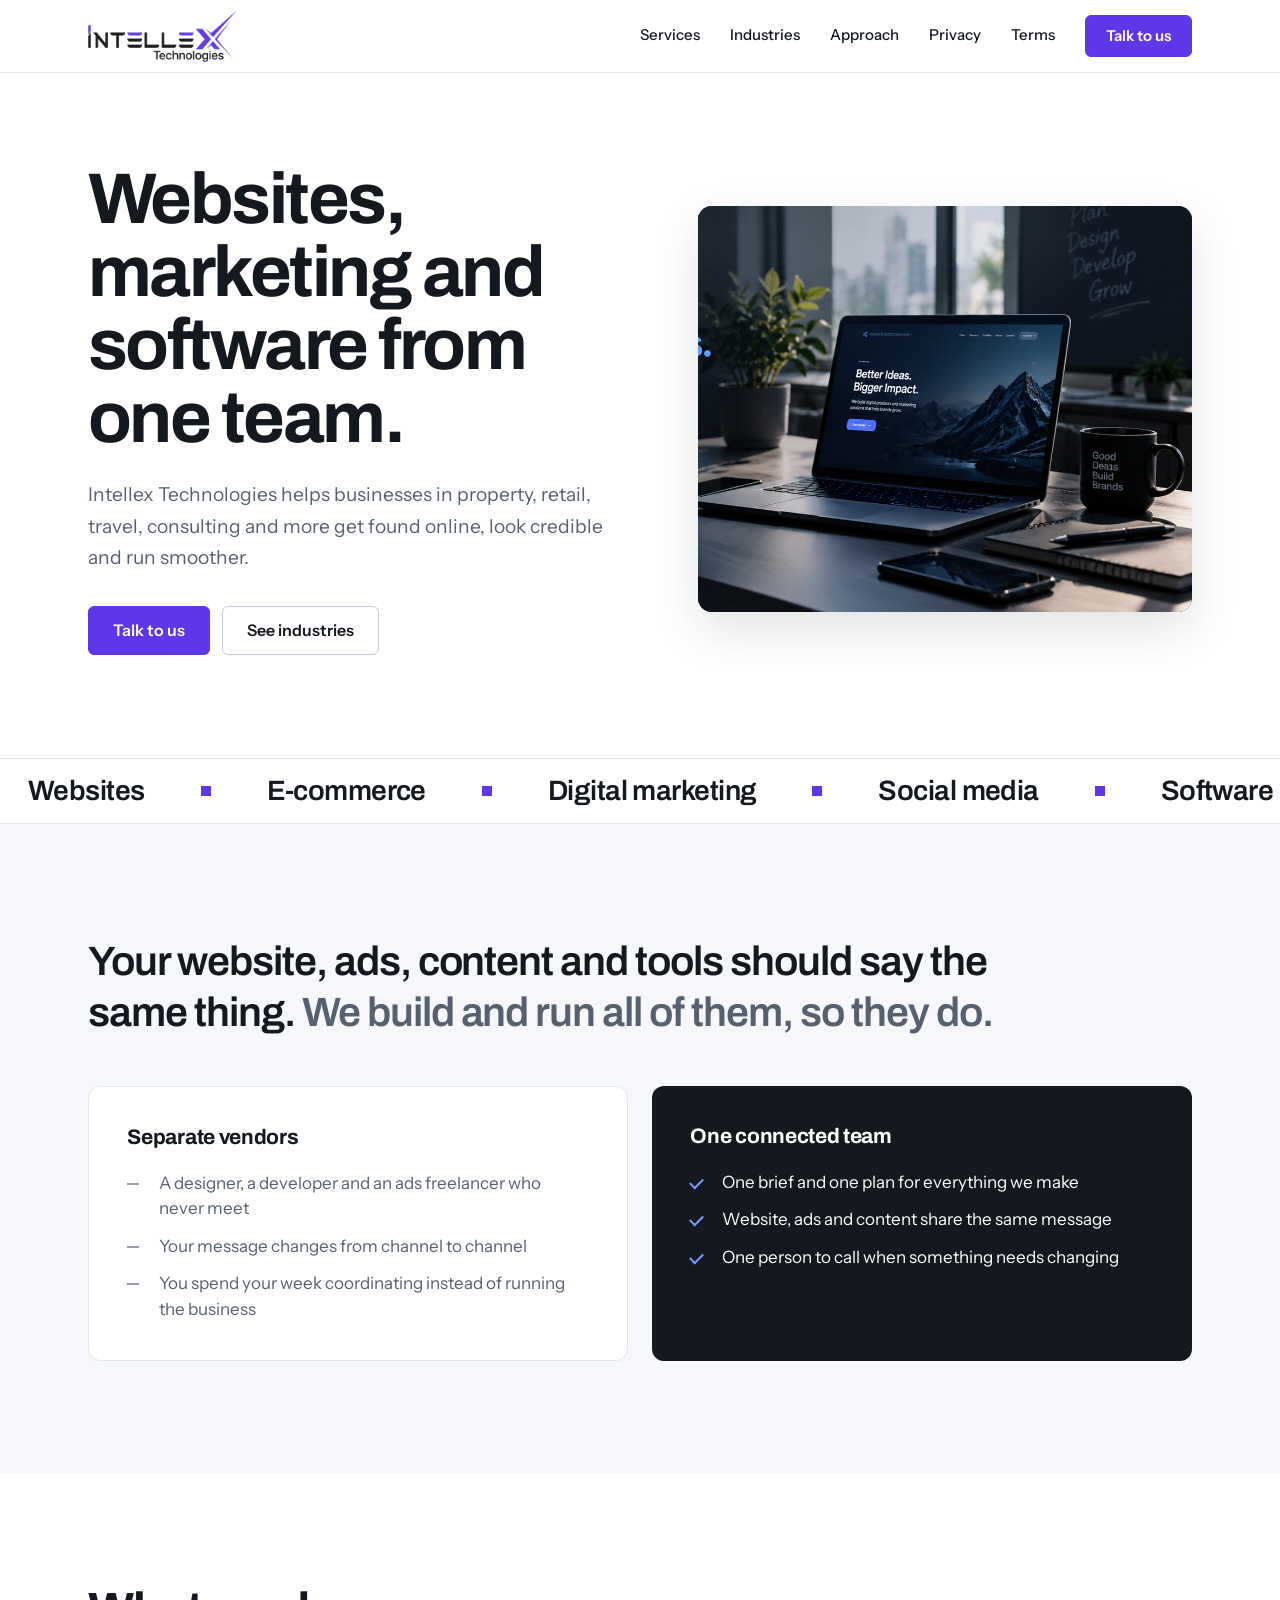
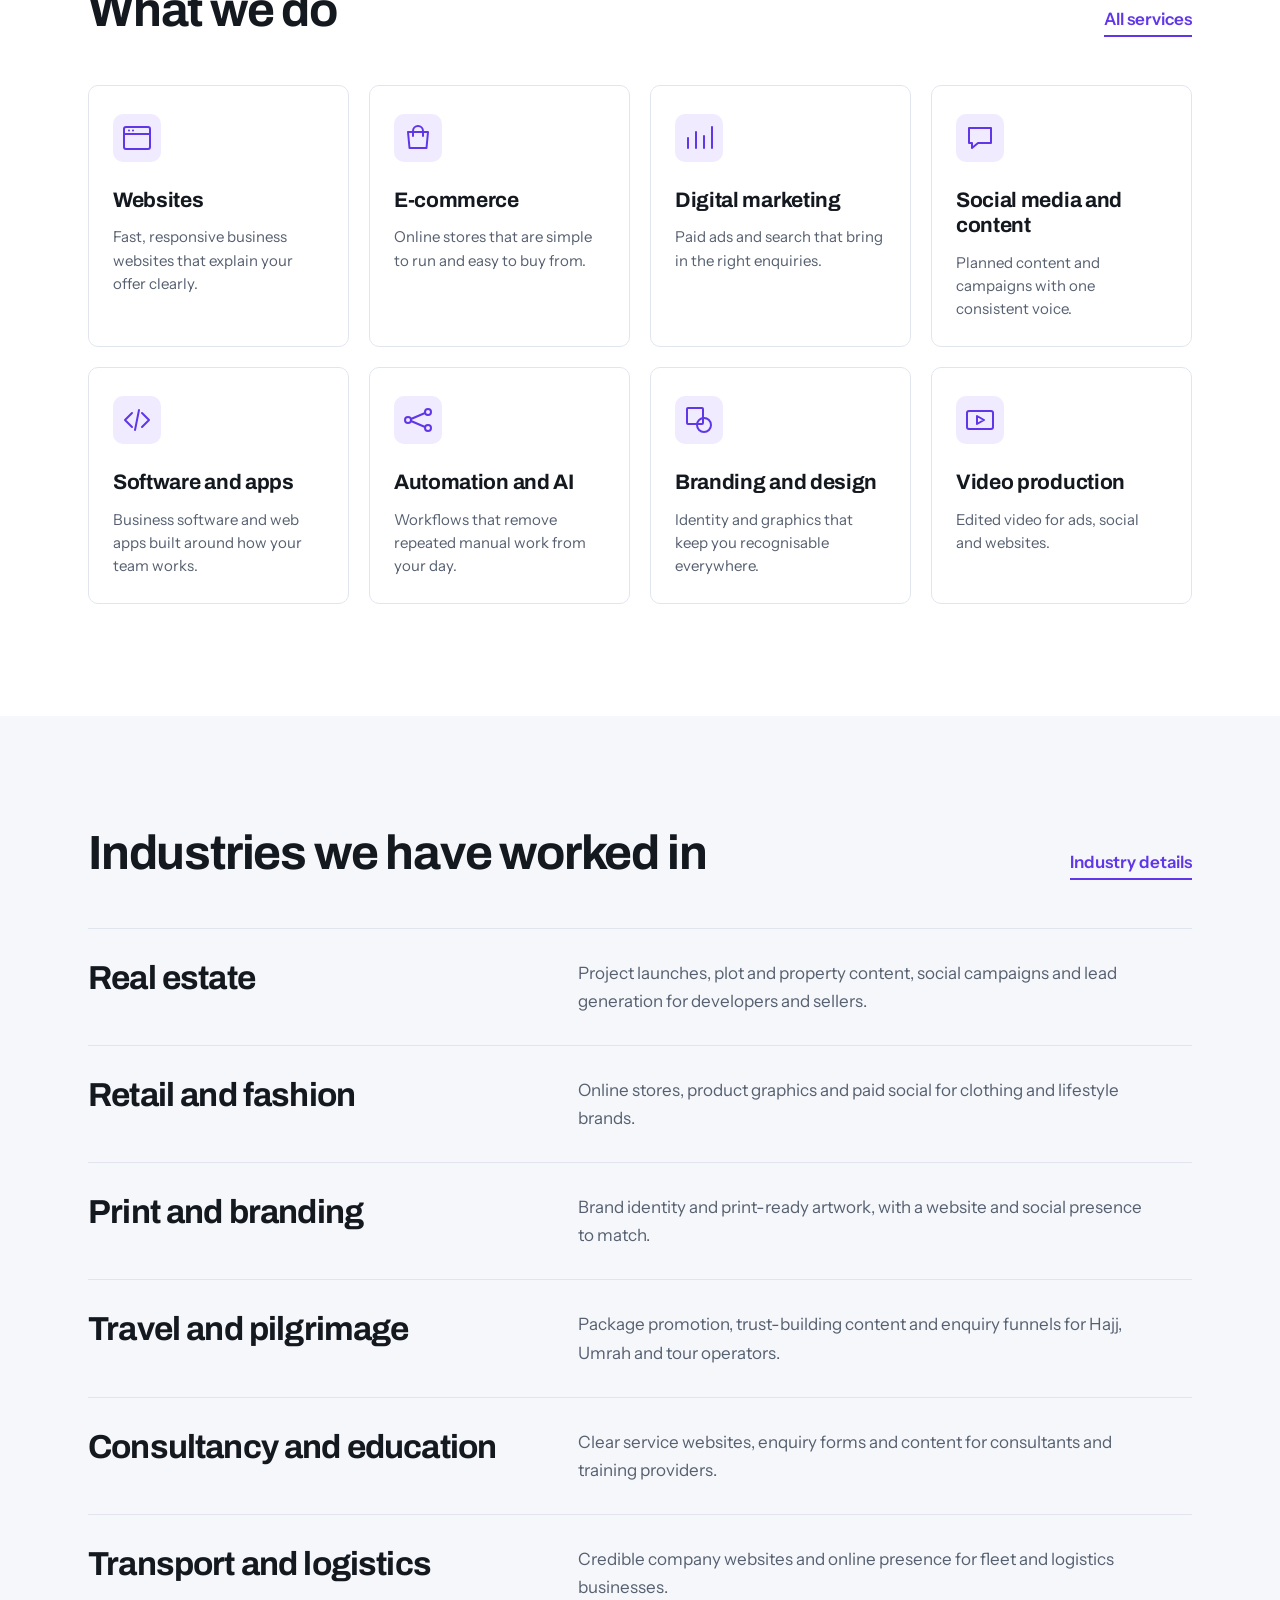
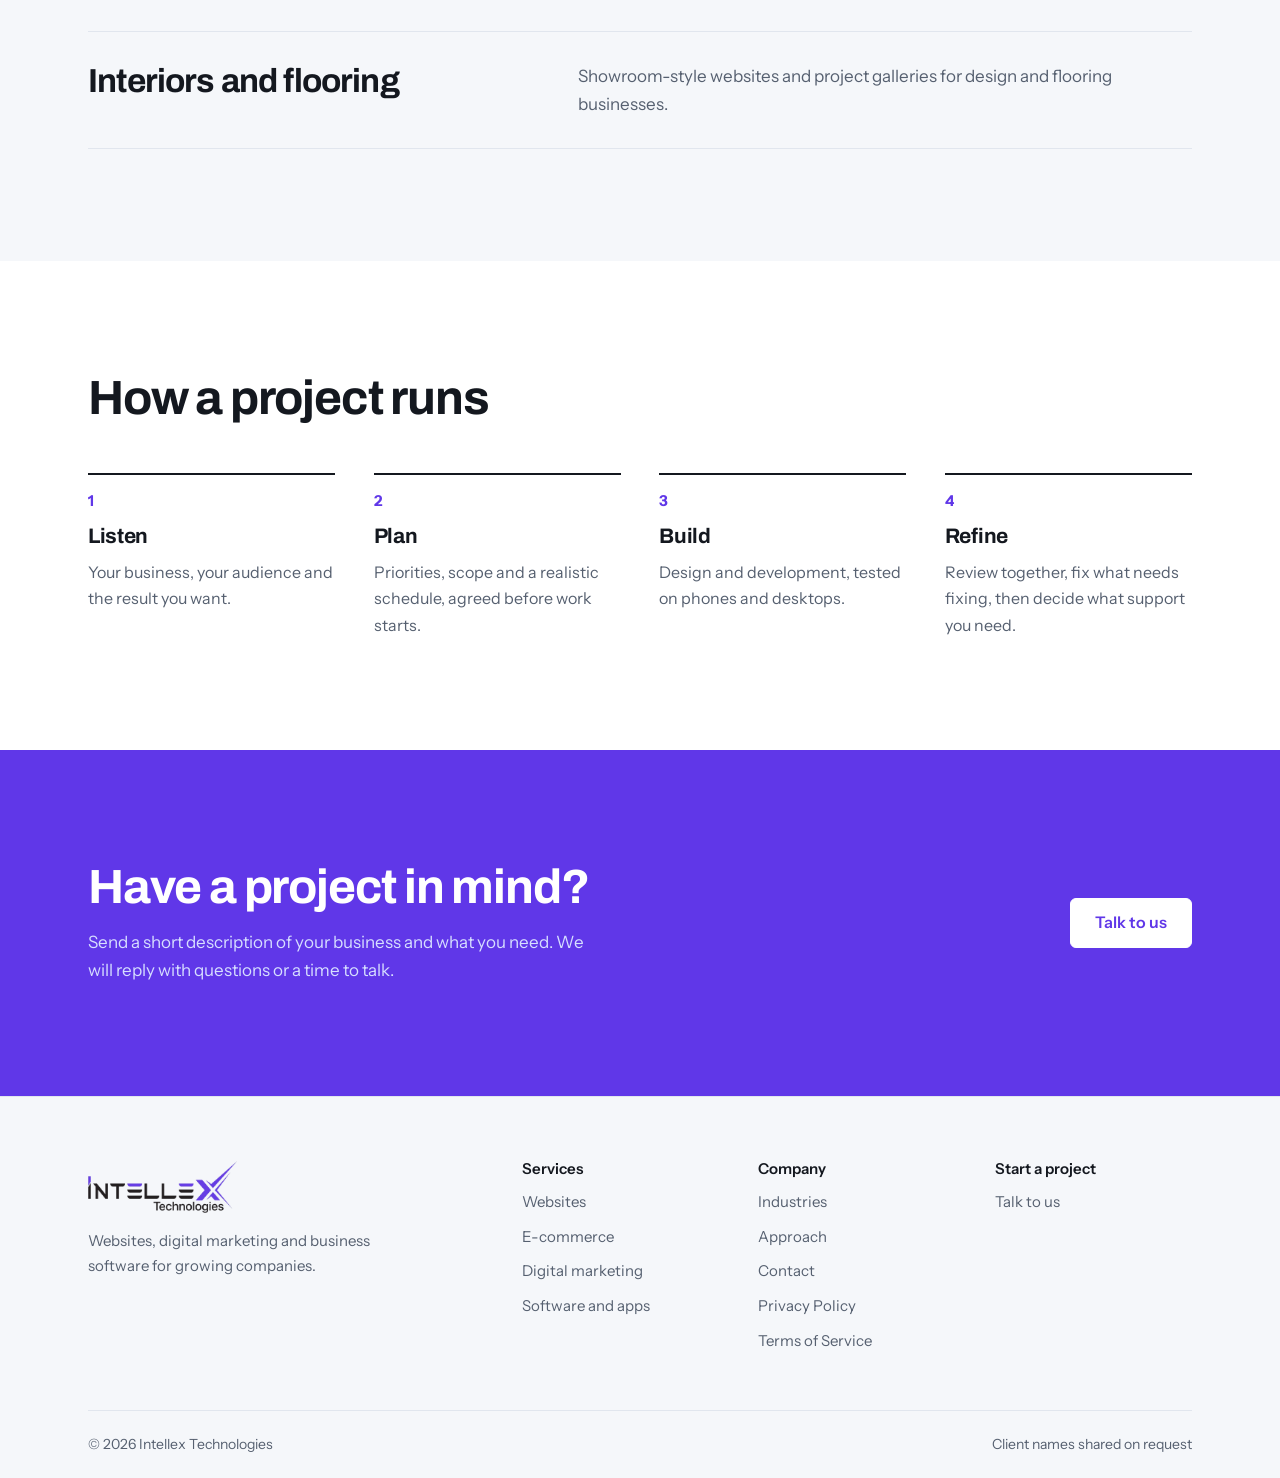
<file: index.html>
<!doctype html>
<html lang="en"><head><meta charset="utf-8"><meta name="viewport" content="width=device-width,initial-scale=1">
<meta name="description" content="Intellex Technologies builds websites, runs digital marketing and creates business software for companies across property, retail, travel, consulting and more.">
<title>Intellex Technologies | Websites, marketing and software</title>
<link rel="preload" href="assets/fonts/archivo.woff2" as="font" type="font/woff2" crossorigin>
<script>document.documentElement.classList.add("js")</script>
<link rel="stylesheet" href="assets/style.css"></head><body>
<div id="prog" aria-hidden="true"></div>
<header class="site-header"><div class="wrap bar">
<a class="brand" href="index.html" aria-label="Intellex Technologies, home"><img class="brand-logo" src="assets/intellex-logo.png" alt="Intellex Technologies"></a>
<button class="menu-toggle" aria-label="Open navigation" aria-expanded="false">Menu</button>
<nav class="nav" aria-label="Main"><a href="services.html">Services</a><a href="industries.html">Industries</a><a href="approach.html">Approach</a><a href="privacy-policy.html">Privacy</a><a href="terms-of-service.html">Terms</a><a class="btn" href="contact.html">Talk to us</a></nav></div></header>
<main>
<section class="hero"><div class="wrap"><div>
<h1 class="h-in" style="--d:.05s">Websites, marketing and software from one team.</h1>
<p class="lead h-in" style="--d:.2s">Intellex Technologies helps businesses in property, retail, travel, consulting and more get found online, look credible and run smoother.</p>
<div class="actions h-in" style="--d:.35s"><a class="btn" href="contact.html">Talk to us</a><a class="btn ghost" href="industries.html">See industries</a></div></div>
<div class="hero-art h-in" style="--d:.25s"><img src="assets/hero-workspace.jpg" alt="Laptop displaying a modern business website on a professional workspace" loading="eager" fetchpriority="high"></div></div></section>

<div class="marquee" aria-hidden="true"><div class="track"><span>Websites</span><span>E-commerce</span><span>Digital marketing</span><span>Social media</span><span>Software and apps</span><span>Automation</span><span>Branding</span><span>Video production</span><span>Websites</span><span>E-commerce</span><span>Digital marketing</span><span>Social media</span><span>Software and apps</span><span>Automation</span><span>Branding</span><span>Video production</span></div></div>
<section class="section soft"><div class="wrap"><p class="statement" data-reveal>Your website, ads, content and tools should say the same thing. <em>We build and run all of them, so they do.</em></p>
<div class="shift" data-reveal><div class="old"><h3>Separate vendors</h3><ul><li>A designer, a developer and an ads freelancer who never meet</li><li>Your message changes from channel to channel</li><li>You spend your week coordinating instead of running the business</li></ul></div>
<div class="new"><h3>One connected team</h3><ul><li>One brief and one plan for everything we make</li><li>Website, ads and content share the same message</li><li>One person to call when something needs changing</li></ul></div></div></div></section>

<section class="section"><div class="wrap"><div class="sh" data-reveal><h2>What we do</h2><a class="link" href="services.html">All services</a></div>
<div class="cards">
<a class="card" data-reveal style="--i:0" href="services.html"><svg viewBox="0 0 32 32" fill="none" stroke="currentColor" stroke-width="2" stroke-linecap="round" stroke-linejoin="round" aria-hidden="true"><rect x="3" y="5" width="26" height="22" rx="2"/><path d="M3 12h26M8 8.5h.01M12 8.5h.01"/></svg><h3>Websites</h3><p>Fast, responsive business websites that explain your offer clearly.</p></a>
<a class="card" data-reveal style="--i:1" href="services.html"><svg viewBox="0 0 32 32" fill="none" stroke="currentColor" stroke-width="2" stroke-linecap="round" stroke-linejoin="round" aria-hidden="true"><path d="M6 10h20l-1.5 16h-17z"/><path d="M11 14V9a5 5 0 0 1 10 0v5"/></svg><h3>E-commerce</h3><p>Online stores that are simple to run and easy to buy from.</p></a>
<a class="card" data-reveal style="--i:2" href="services.html"><svg viewBox="0 0 32 32" fill="none" stroke="currentColor" stroke-width="2" stroke-linecap="round" stroke-linejoin="round" aria-hidden="true"><path d="M5 26V16M13 26V10M21 26V14M29 26V5"/></svg><h3>Digital marketing</h3><p>Paid ads and search that bring in the right enquiries.</p></a>
<a class="card" data-reveal style="--i:3" href="services.html"><svg viewBox="0 0 32 32" fill="none" stroke="currentColor" stroke-width="2" stroke-linecap="round" stroke-linejoin="round" aria-hidden="true"><path d="M5 6h22v15H14l-6 5v-5H5z"/></svg><h3>Social media and content</h3><p>Planned content and campaigns with one consistent voice.</p></a>
<a class="card" data-reveal style="--i:0" href="services.html"><svg viewBox="0 0 32 32" fill="none" stroke="currentColor" stroke-width="2" stroke-linecap="round" stroke-linejoin="round" aria-hidden="true"><path d="M11 9l-7 7 7 7M21 9l7 7-7 7M18 6l-4 20"/></svg><h3>Software and apps</h3><p>Business software and web apps built around how your team works.</p></a>
<a class="card" data-reveal style="--i:1" href="services.html"><svg viewBox="0 0 32 32" fill="none" stroke="currentColor" stroke-width="2" stroke-linecap="round" stroke-linejoin="round" aria-hidden="true"><circle cx="6" cy="16" r="3"/><circle cx="26" cy="8" r="3"/><circle cx="26" cy="24" r="3"/><path d="M9 15l14-6M9 17l14 6"/></svg><h3>Automation and AI</h3><p>Workflows that remove repeated manual work from your day.</p></a>
<a class="card" data-reveal style="--i:2" href="services.html"><svg viewBox="0 0 32 32" fill="none" stroke="currentColor" stroke-width="2" stroke-linecap="round" stroke-linejoin="round" aria-hidden="true"><rect x="4" y="4" width="16" height="16" rx="1"/><circle cx="21" cy="21" r="7"/></svg><h3>Branding and design</h3><p>Identity and graphics that keep you recognisable everywhere.</p></a>
<a class="card" data-reveal style="--i:3" href="services.html"><svg viewBox="0 0 32 32" fill="none" stroke="currentColor" stroke-width="2" stroke-linecap="round" stroke-linejoin="round" aria-hidden="true"><rect x="3" y="7" width="26" height="18" rx="2"/><path d="M13 12l7 4-7 4z"/></svg><h3>Video production</h3><p>Edited video for ads, social and websites.</p></a>
</div></div></section>

<section class="section soft"><div class="wrap"><div class="sh" data-reveal><h2>Industries we have worked in</h2><a class="link" href="industries.html">Industry details</a></div>
<div class="list">
<a data-reveal href="industries.html"><h3>Real estate</h3><p>Project launches, plot and property content, social campaigns and lead generation for developers and sellers.</p></a>
<a data-reveal href="industries.html"><h3>Retail and fashion</h3><p>Online stores, product graphics and paid social for clothing and lifestyle brands.</p></a>
<a data-reveal href="industries.html"><h3>Print and branding</h3><p>Brand identity and print-ready artwork, with a website and social presence to match.</p></a>
<a data-reveal href="industries.html"><h3>Travel and pilgrimage</h3><p>Package promotion, trust-building content and enquiry funnels for Hajj, Umrah and tour operators.</p></a>
<a data-reveal href="industries.html"><h3>Consultancy and education</h3><p>Clear service websites, enquiry forms and content for consultants and training providers.</p></a>
<a data-reveal href="industries.html"><h3>Transport and logistics</h3><p>Credible company websites and online presence for fleet and logistics businesses.</p></a>
<a data-reveal href="industries.html"><h3>Interiors and flooring</h3><p>Showroom-style websites and project galleries for design and flooring businesses.</p></a>
</div></div></section>

<section class="section"><div class="wrap"><div class="sh" data-reveal><h2>How a project runs</h2></div>
<div class="steps">
<div class="step" data-reveal><b>1</b><h3>Listen</h3><p>Your business, your audience and the result you want.</p></div>
<div class="step" data-reveal><b>2</b><h3>Plan</h3><p>Priorities, scope and a realistic schedule, agreed before work starts.</p></div>
<div class="step" data-reveal><b>3</b><h3>Build</h3><p>Design and development, tested on phones and desktops.</p></div>
<div class="step" data-reveal><b>4</b><h3>Refine</h3><p>Review together, fix what needs fixing, then decide what support you need.</p></div>
</div></div></section>
<section class="section cta"><div class="wrap" data-reveal><div><h2>Have a project in mind?</h2><p>Send a short description of your business and what you need. We will reply with questions or a time to talk.</p></div><a class="btn white" href="contact.html">Talk to us</a></div></section>
</main>
<footer class="footer"><div class="wrap"><div class="fgrid">
<div><a class="brand" href="index.html"><img class="brand-logo" src="assets/intellex-logo.png" alt="Intellex Technologies"></a><p class="about">Websites, digital marketing and business software for growing companies.</p></div>
<div><h4>Services</h4><ul><li><a href="services.html">Websites</a></li><li><a href="services.html">E-commerce</a></li><li><a href="services.html">Digital marketing</a></li><li><a href="services.html">Software and apps</a></li></ul></div>
<div><h4>Company</h4><ul><li><a href="industries.html">Industries</a></li><li><a href="approach.html">Approach</a></li><li><a href="contact.html">Contact</a></li><li><a href="privacy-policy.html">Privacy Policy</a></li><li><a href="terms-of-service.html">Terms of Service</a></li></ul></div>
<div><h4>Start a project</h4><ul><li><a href="contact.html">Talk to us</a></li></ul></div>
</div><div class="fbottom"><span>© <span data-year></span> Intellex Technologies</span><span>Client names shared on request</span></div></div></footer>
<script src="assets/main.js"></script></body></html>
</file>
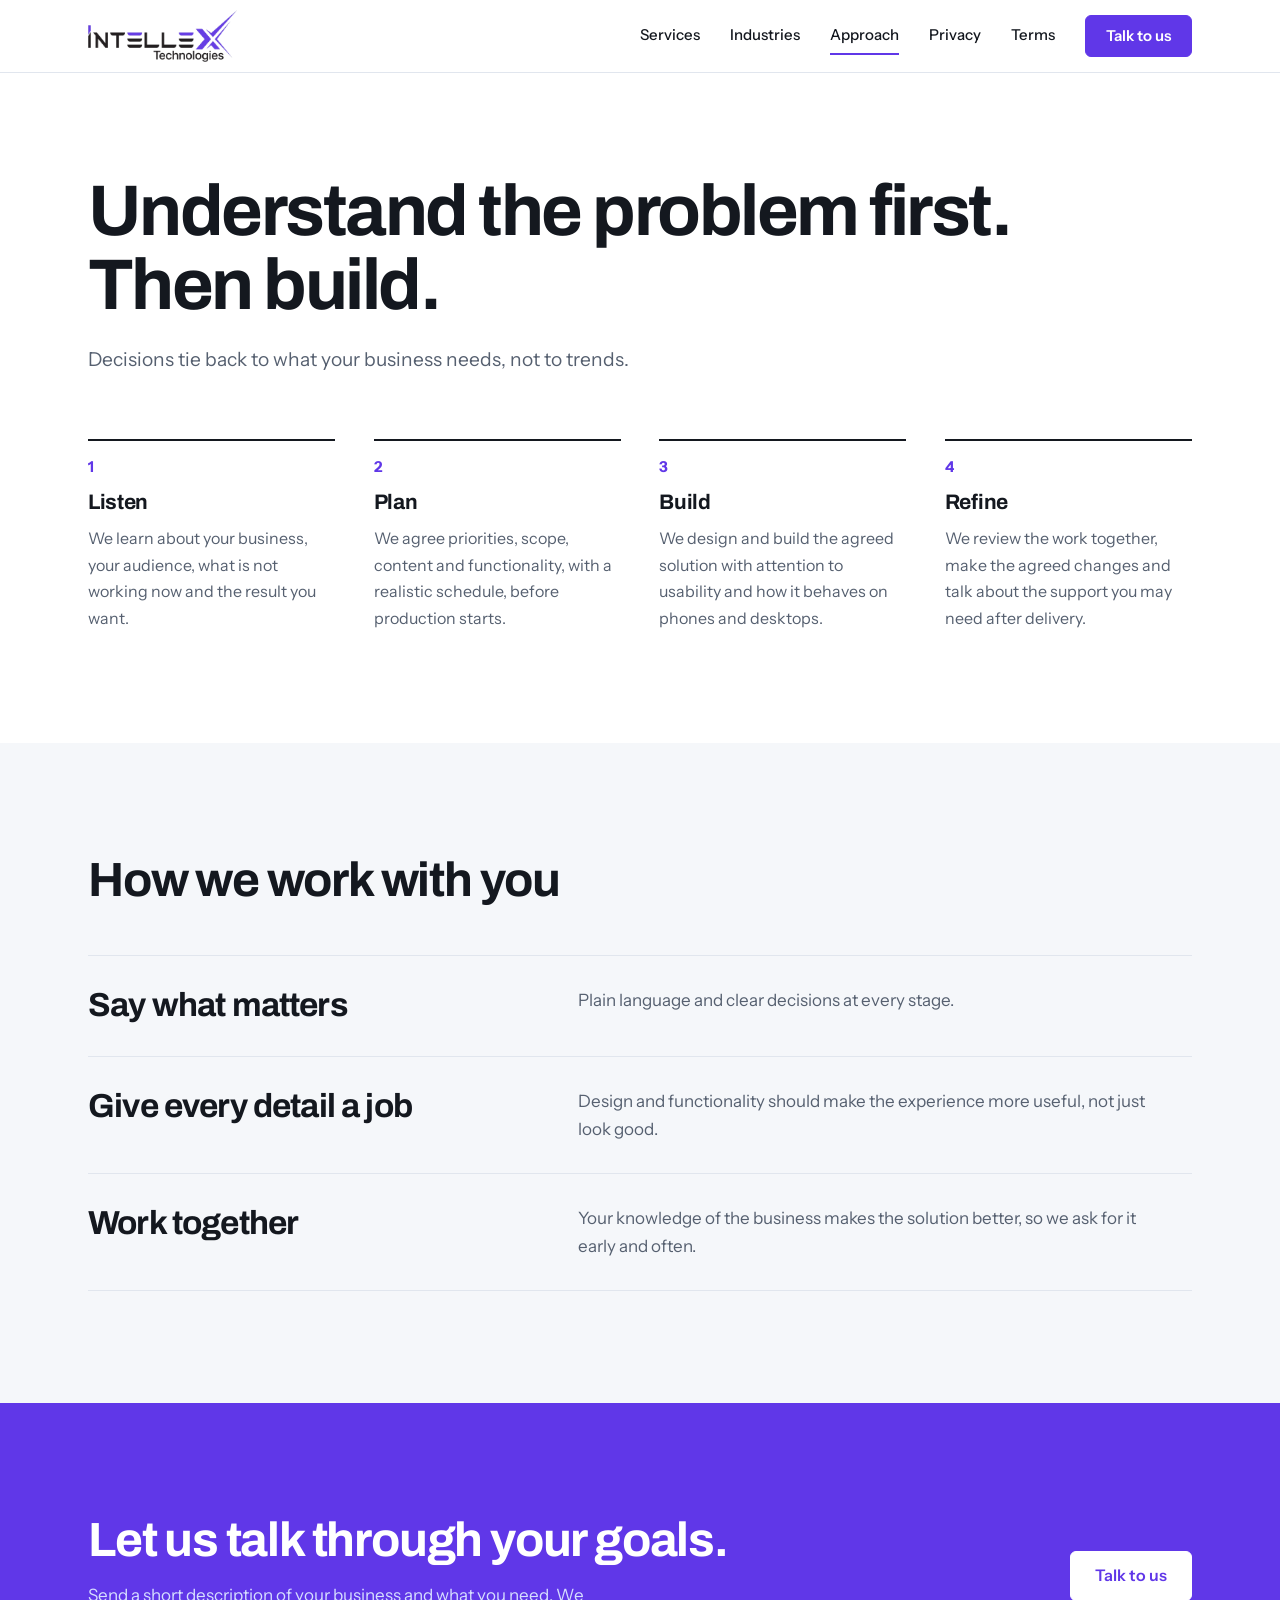
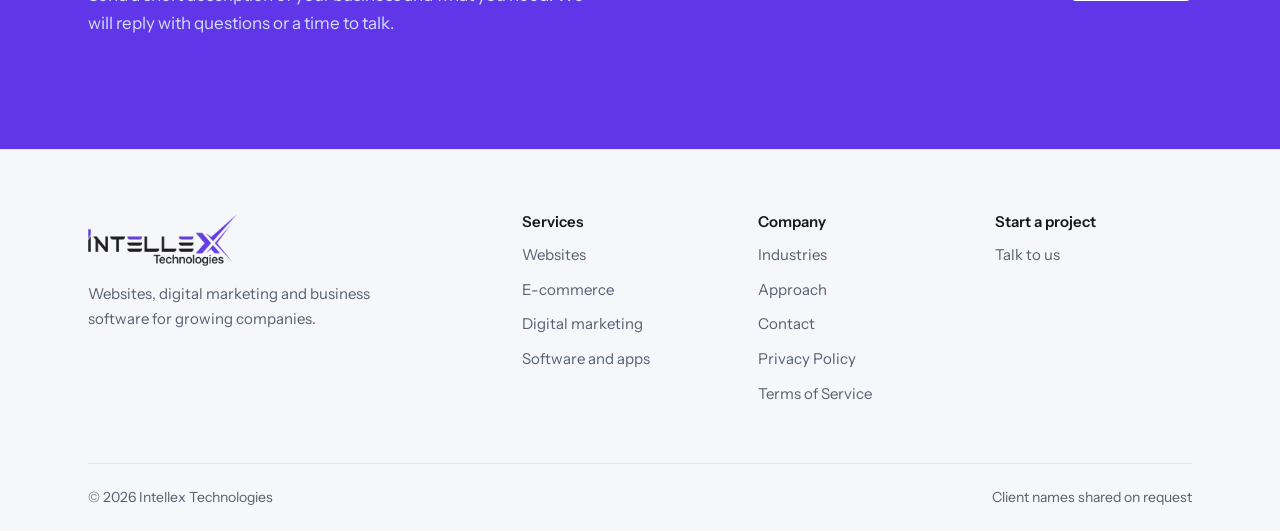
<file: approach.html>
<!doctype html>
<html lang="en"><head><meta charset="utf-8"><meta name="viewport" content="width=device-width,initial-scale=1">
<meta name="description" content="Intellex Technologies builds websites, runs digital marketing and creates business software for companies across property, retail, travel, consulting and more.">
<title>Approach | Intellex Technologies</title>
<link rel="preload" href="assets/fonts/archivo.woff2" as="font" type="font/woff2" crossorigin>
<script>document.documentElement.classList.add("js")</script>
<link rel="stylesheet" href="assets/style.css"></head><body>
<div id="prog" aria-hidden="true"></div>
<header class="site-header"><div class="wrap bar">
<a class="brand" href="index.html" aria-label="Intellex Technologies, home"><img class="brand-logo" src="assets/intellex-logo.png" alt="Intellex Technologies"></a>
<button class="menu-toggle" aria-label="Open navigation" aria-expanded="false">Menu</button>
<nav class="nav" aria-label="Main"><a href="services.html">Services</a><a href="industries.html">Industries</a><a href="approach.html" aria-current="page">Approach</a><a href="privacy-policy.html">Privacy</a><a href="terms-of-service.html">Terms</a><a class="btn" href="contact.html">Talk to us</a></nav></div></header>
<main>
<section class="page-head"><div class="wrap"><h1 class="h-in" style="--d:.05s">Understand the problem first. Then build.</h1><p class="lead">Decisions tie back to what your business needs, not to trends.</p></div></section>
<section class="section" style="padding-top:0"><div class="wrap"><div class="steps">
<div class="step" data-reveal><b>1</b><h3>Listen</h3><p>We learn about your business, your audience, what is not working now and the result you want.</p></div>
<div class="step" data-reveal><b>2</b><h3>Plan</h3><p>We agree priorities, scope, content and functionality, with a realistic schedule, before production starts.</p></div>
<div class="step" data-reveal><b>3</b><h3>Build</h3><p>We design and build the agreed solution with attention to usability and how it behaves on phones and desktops.</p></div>
<div class="step" data-reveal><b>4</b><h3>Refine</h3><p>We review the work together, make the agreed changes and talk about the support you may need after delivery.</p></div>
</div></div></section>
<section class="section soft"><div class="wrap"><div class="sh"><h2>How we work with you</h2></div><div class="list">
<article><h3>Say what matters</h3><p>Plain language and clear decisions at every stage.</p></article>
<article><h3>Give every detail a job</h3><p>Design and functionality should make the experience more useful, not just look good.</p></article>
<article><h3>Work together</h3><p>Your knowledge of the business makes the solution better, so we ask for it early and often.</p></article>
</div></div></section>
<section class="section cta"><div class="wrap" data-reveal><div><h2>Let us talk through your goals.</h2><p>Send a short description of your business and what you need. We will reply with questions or a time to talk.</p></div><a class="btn white" href="contact.html">Talk to us</a></div></section>
</main>
<footer class="footer"><div class="wrap"><div class="fgrid">
<div><a class="brand" href="index.html"><img class="brand-logo" src="assets/intellex-logo.png" alt="Intellex Technologies"></a><p class="about">Websites, digital marketing and business software for growing companies.</p></div>
<div><h4>Services</h4><ul><li><a href="services.html">Websites</a></li><li><a href="services.html">E-commerce</a></li><li><a href="services.html">Digital marketing</a></li><li><a href="services.html">Software and apps</a></li></ul></div>
<div><h4>Company</h4><ul><li><a href="industries.html">Industries</a></li><li><a href="approach.html">Approach</a></li><li><a href="contact.html">Contact</a></li><li><a href="privacy-policy.html">Privacy Policy</a></li><li><a href="terms-of-service.html">Terms of Service</a></li></ul></div>
<div><h4>Start a project</h4><ul><li><a href="contact.html">Talk to us</a></li></ul></div>
</div><div class="fbottom"><span>© <span data-year></span> Intellex Technologies</span><span>Client names shared on request</span></div></div></footer>
<script src="assets/main.js"></script></body></html>
</file>
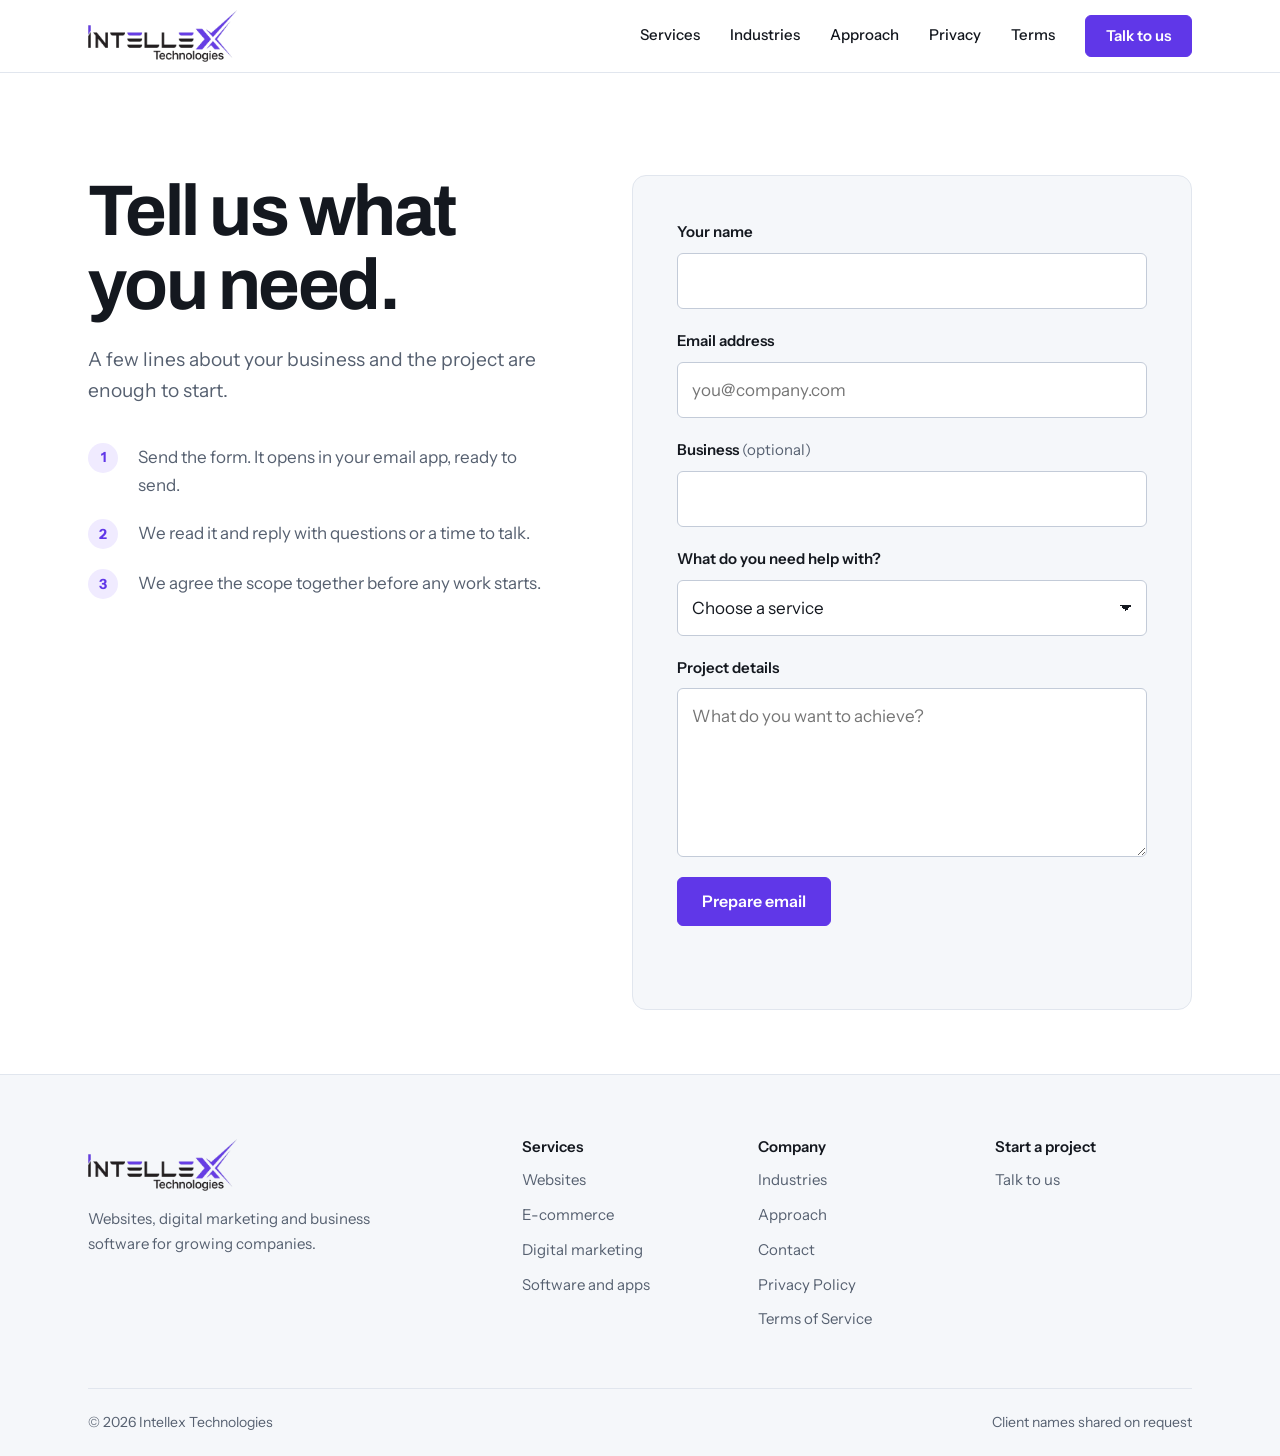
<file: contact.html>
<!doctype html>
<html lang="en"><head><meta charset="utf-8"><meta name="viewport" content="width=device-width,initial-scale=1">
<meta name="description" content="Intellex Technologies builds websites, runs digital marketing and creates business software for companies across property, retail, travel, consulting and more.">
<title>Contact | Intellex Technologies</title>
<link rel="preload" href="assets/fonts/archivo.woff2" as="font" type="font/woff2" crossorigin>
<script>document.documentElement.classList.add("js")</script>
<link rel="stylesheet" href="assets/style.css"></head><body>
<div id="prog" aria-hidden="true"></div>
<header class="site-header"><div class="wrap bar">
<a class="brand" href="index.html" aria-label="Intellex Technologies, home"><img class="brand-logo" src="assets/intellex-logo.png" alt="Intellex Technologies"></a>
<button class="menu-toggle" aria-label="Open navigation" aria-expanded="false">Menu</button>
<nav class="nav" aria-label="Main"><a href="services.html">Services</a><a href="industries.html">Industries</a><a href="approach.html">Approach</a><a href="privacy-policy.html">Privacy</a><a href="terms-of-service.html">Terms</a><a class="btn" href="contact.html">Talk to us</a></nav></div></header>
<main>
<section class="page-head"><div class="wrap contact"><div><h1>Tell us what you need.</h1><p class="lead">A few lines about your business and the project are enough to start.</p>
<ol class="next"><li><b>1</b><span>Send the form. It opens in your email app, ready to send.</span></li><li><b>2</b><span>We read it and reply with questions or a time to talk.</span></li><li><b>3</b><span>We agree the scope together before any work starts.</span></li></ol></div>
<form class="panel" id="contactForm">
<div class="field"><label for="name">Your name</label><input id="name" name="name" autocomplete="name" required></div>
<div class="field"><label for="email">Email address</label><input id="email" name="email" type="email" autocomplete="email" placeholder="you@company.com" required></div>
<div class="field"><label for="company">Business <span>(optional)</span></label><input id="company" name="company" autocomplete="organization"></div>
<div class="field"><label for="service">What do you need help with?</label><select id="service" name="service" required><option value="">Choose a service</option><option>Website or e-commerce</option><option>Digital marketing</option><option>Social media and content</option><option>Software, app or automation</option><option>Branding and design</option><option>Video production</option><option>Not sure yet</option></select></div>
<div class="field"><label for="message">Project details</label><textarea id="message" name="message" rows="5" placeholder="What do you want to achieve?" required></textarea></div>
<button class="btn" type="submit">Prepare email</button><p class="form-status" aria-live="polite"></p></form></div></section>
</main>
<footer class="footer"><div class="wrap"><div class="fgrid">
<div><a class="brand" href="index.html"><img class="brand-logo" src="assets/intellex-logo.png" alt="Intellex Technologies"></a><p class="about">Websites, digital marketing and business software for growing companies.</p></div>
<div><h4>Services</h4><ul><li><a href="services.html">Websites</a></li><li><a href="services.html">E-commerce</a></li><li><a href="services.html">Digital marketing</a></li><li><a href="services.html">Software and apps</a></li></ul></div>
<div><h4>Company</h4><ul><li><a href="industries.html">Industries</a></li><li><a href="approach.html">Approach</a></li><li><a href="contact.html">Contact</a></li><li><a href="privacy-policy.html">Privacy Policy</a></li><li><a href="terms-of-service.html">Terms of Service</a></li></ul></div>
<div><h4>Start a project</h4><ul><li><a href="contact.html">Talk to us</a></li></ul></div>
</div><div class="fbottom"><span>© <span data-year></span> Intellex Technologies</span><span>Client names shared on request</span></div></div></footer>
<script src="assets/main.js"></script></body></html>
</file>
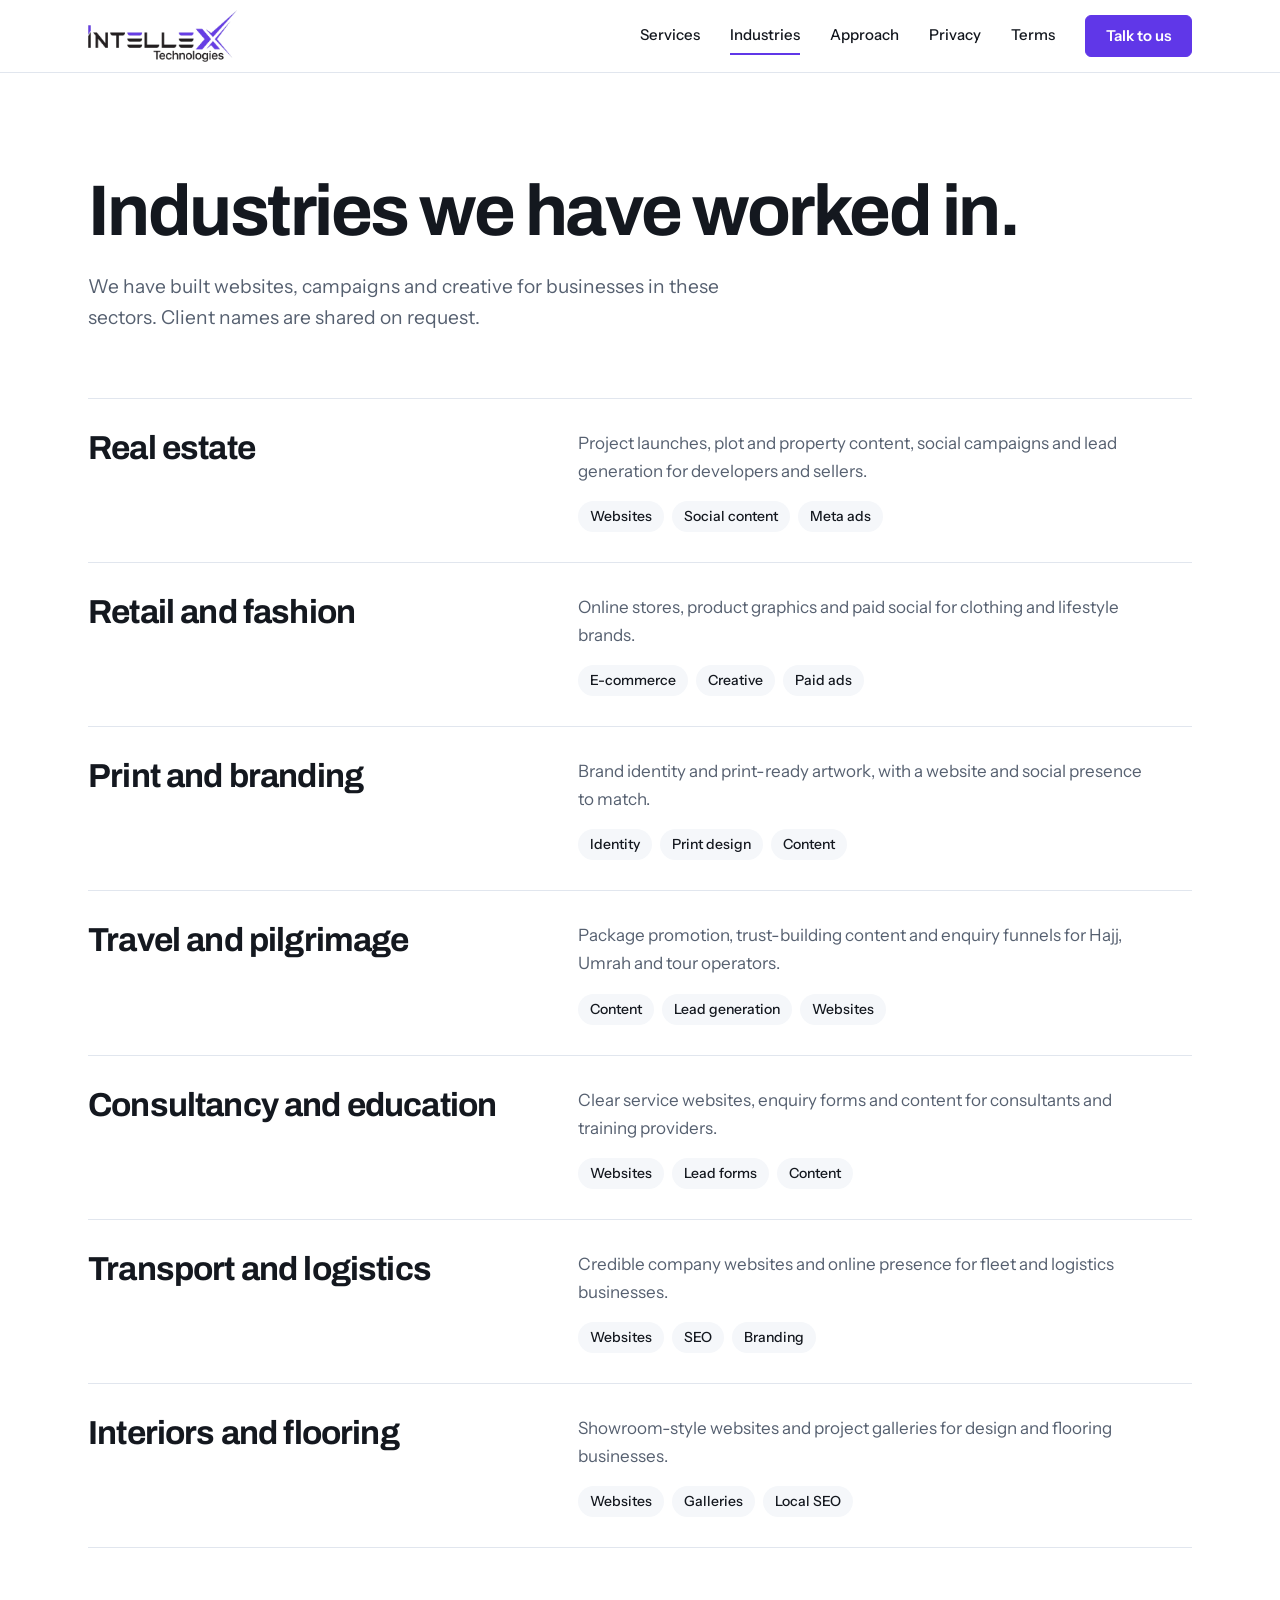
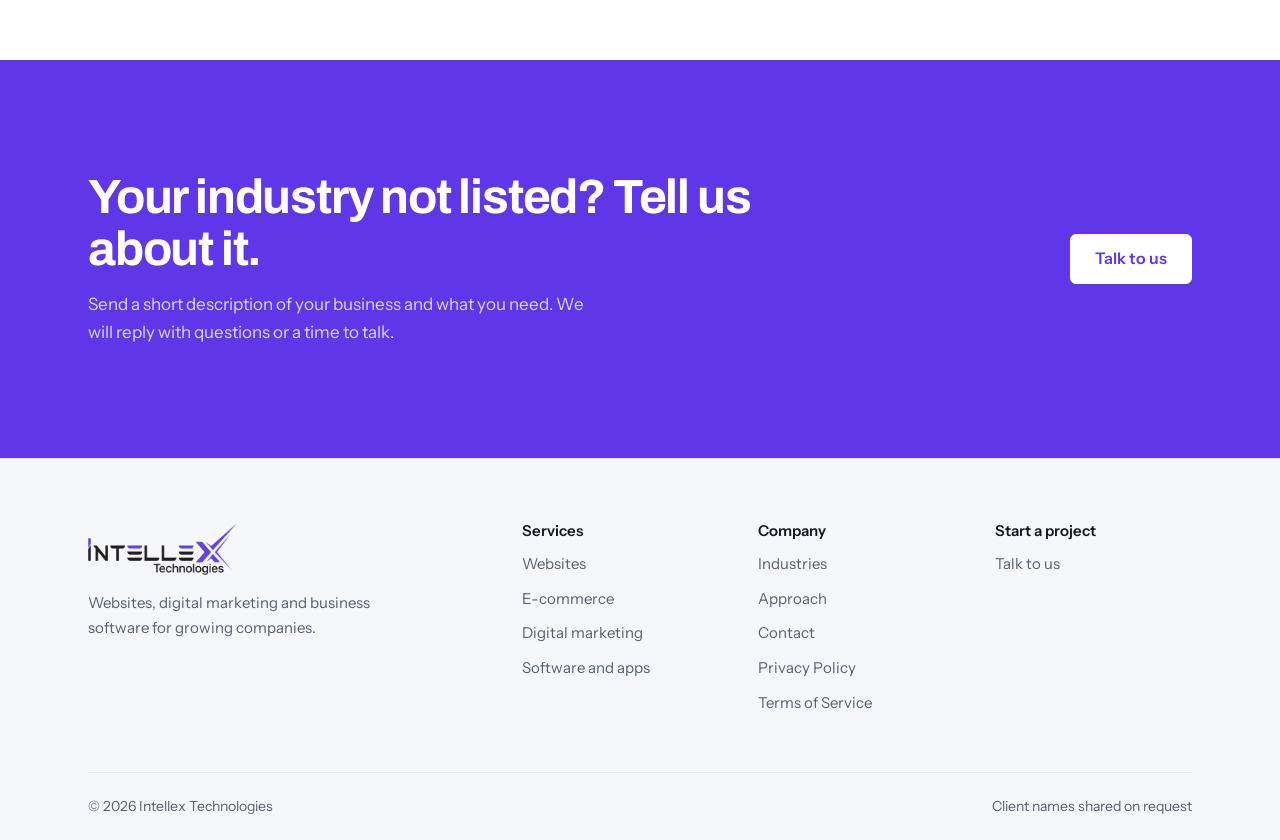
<file: industries.html>
<!doctype html>
<html lang="en"><head><meta charset="utf-8"><meta name="viewport" content="width=device-width,initial-scale=1">
<meta name="description" content="Intellex Technologies builds websites, runs digital marketing and creates business software for companies across property, retail, travel, consulting and more.">
<title>Industries | Intellex Technologies</title>
<link rel="preload" href="assets/fonts/archivo.woff2" as="font" type="font/woff2" crossorigin>
<script>document.documentElement.classList.add("js")</script>
<link rel="stylesheet" href="assets/style.css"></head><body>
<div id="prog" aria-hidden="true"></div>
<header class="site-header"><div class="wrap bar">
<a class="brand" href="index.html" aria-label="Intellex Technologies, home"><img class="brand-logo" src="assets/intellex-logo.png" alt="Intellex Technologies"></a>
<button class="menu-toggle" aria-label="Open navigation" aria-expanded="false">Menu</button>
<nav class="nav" aria-label="Main"><a href="services.html">Services</a><a href="industries.html" aria-current="page">Industries</a><a href="approach.html">Approach</a><a href="privacy-policy.html">Privacy</a><a href="terms-of-service.html">Terms</a><a class="btn" href="contact.html">Talk to us</a></nav></div></header>
<main>
<section class="page-head"><div class="wrap"><h1 class="h-in" style="--d:.05s">Industries we have worked in.</h1><p class="lead">We have built websites, campaigns and creative for businesses in these sectors. Client names are shared on request.</p></div></section>
<section class="section" style="padding-top:0"><div class="wrap list">
<article data-reveal><h3>Real estate</h3><div><p>Project launches, plot and property content, social campaigns and lead generation for developers and sellers.</p><ul class="tags"><li>Websites</li><li>Social content</li><li>Meta ads</li></ul></div></article>
<article data-reveal><h3>Retail and fashion</h3><div><p>Online stores, product graphics and paid social for clothing and lifestyle brands.</p><ul class="tags"><li>E-commerce</li><li>Creative</li><li>Paid ads</li></ul></div></article>
<article data-reveal><h3>Print and branding</h3><div><p>Brand identity and print-ready artwork, with a website and social presence to match.</p><ul class="tags"><li>Identity</li><li>Print design</li><li>Content</li></ul></div></article>
<article data-reveal><h3>Travel and pilgrimage</h3><div><p>Package promotion, trust-building content and enquiry funnels for Hajj, Umrah and tour operators.</p><ul class="tags"><li>Content</li><li>Lead generation</li><li>Websites</li></ul></div></article>
<article data-reveal><h3>Consultancy and education</h3><div><p>Clear service websites, enquiry forms and content for consultants and training providers.</p><ul class="tags"><li>Websites</li><li>Lead forms</li><li>Content</li></ul></div></article>
<article data-reveal><h3>Transport and logistics</h3><div><p>Credible company websites and online presence for fleet and logistics businesses.</p><ul class="tags"><li>Websites</li><li>SEO</li><li>Branding</li></ul></div></article>
<article data-reveal><h3>Interiors and flooring</h3><div><p>Showroom-style websites and project galleries for design and flooring businesses.</p><ul class="tags"><li>Websites</li><li>Galleries</li><li>Local SEO</li></ul></div></article>
</div></section>
<section class="section cta"><div class="wrap" data-reveal><div><h2>Your industry not listed? Tell us about it.</h2><p>Send a short description of your business and what you need. We will reply with questions or a time to talk.</p></div><a class="btn white" href="contact.html">Talk to us</a></div></section>
</main>
<footer class="footer"><div class="wrap"><div class="fgrid">
<div><a class="brand" href="index.html"><img class="brand-logo" src="assets/intellex-logo.png" alt="Intellex Technologies"></a><p class="about">Websites, digital marketing and business software for growing companies.</p></div>
<div><h4>Services</h4><ul><li><a href="services.html">Websites</a></li><li><a href="services.html">E-commerce</a></li><li><a href="services.html">Digital marketing</a></li><li><a href="services.html">Software and apps</a></li></ul></div>
<div><h4>Company</h4><ul><li><a href="industries.html">Industries</a></li><li><a href="approach.html">Approach</a></li><li><a href="contact.html">Contact</a></li><li><a href="privacy-policy.html">Privacy Policy</a></li><li><a href="terms-of-service.html">Terms of Service</a></li></ul></div>
<div><h4>Start a project</h4><ul><li><a href="contact.html">Talk to us</a></li></ul></div>
</div><div class="fbottom"><span>© <span data-year></span> Intellex Technologies</span><span>Client names shared on request</span></div></div></footer>
<script src="assets/main.js"></script></body></html>
</file>
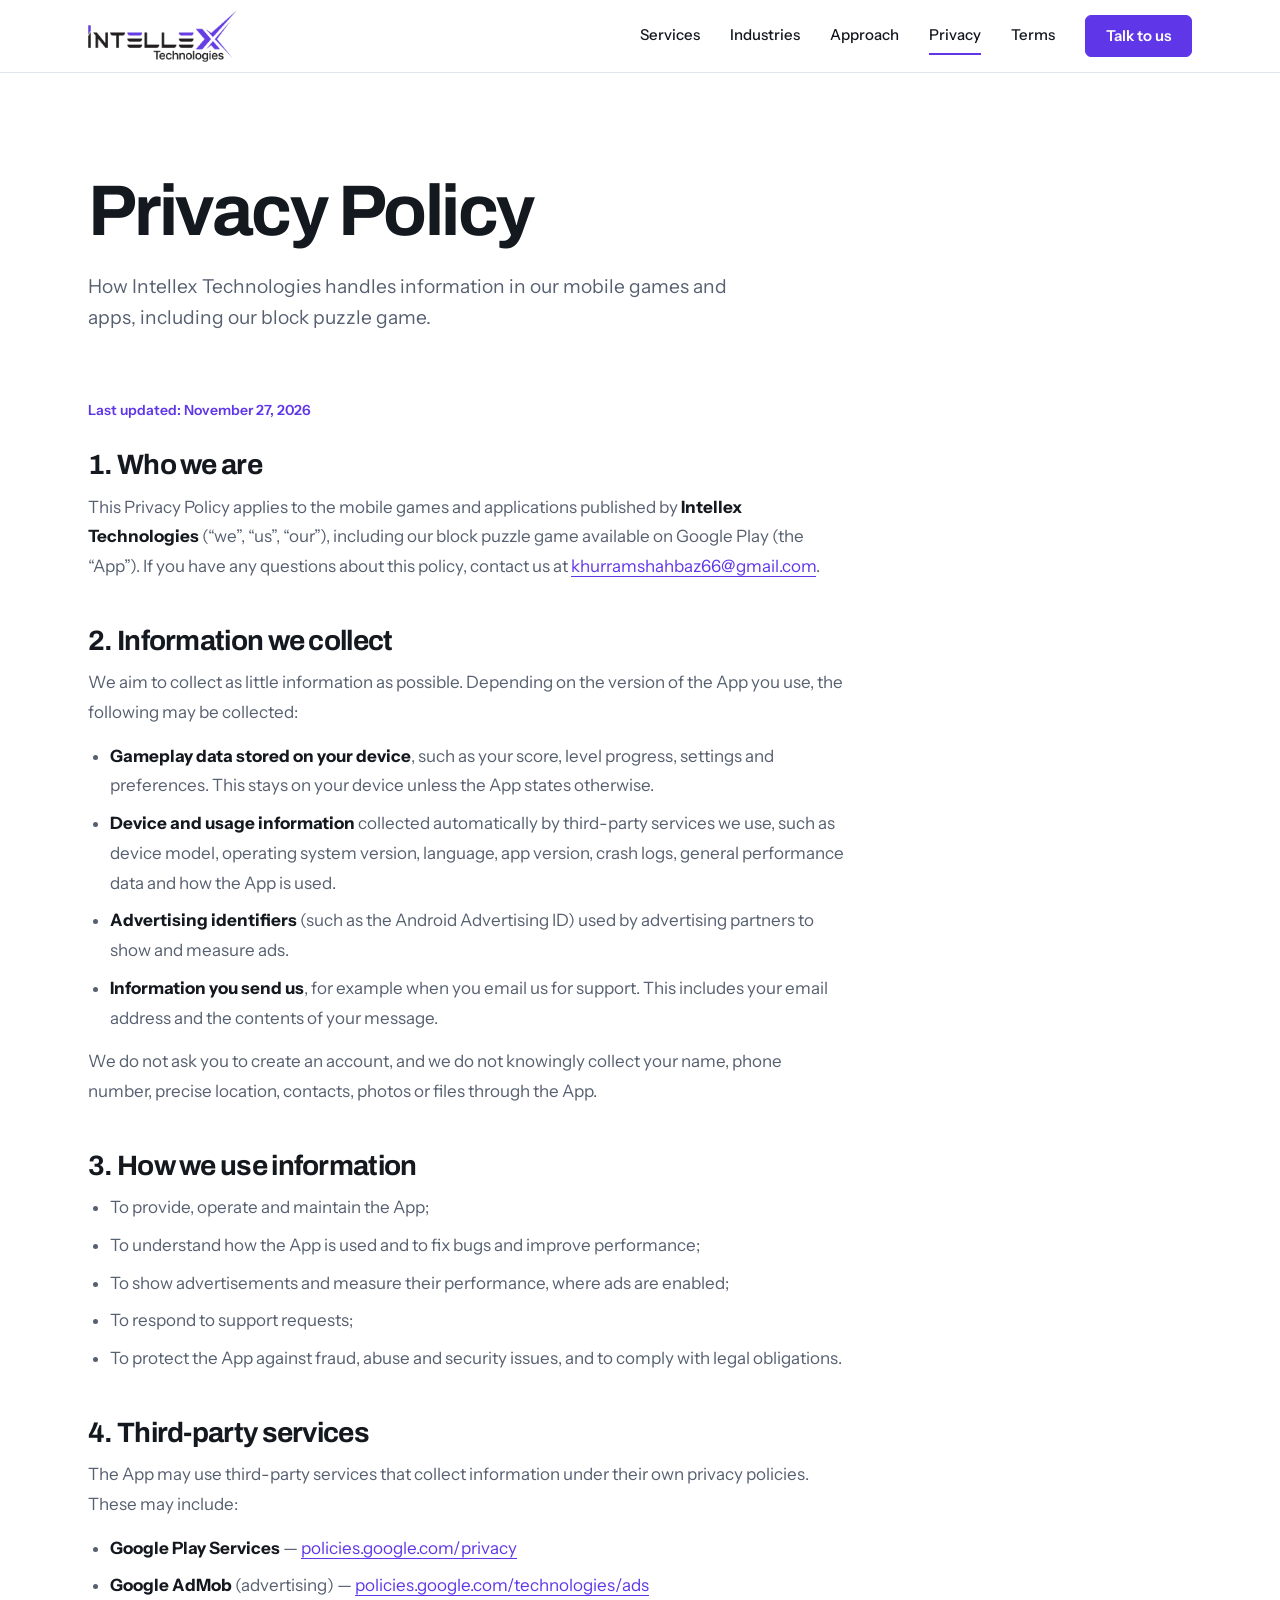
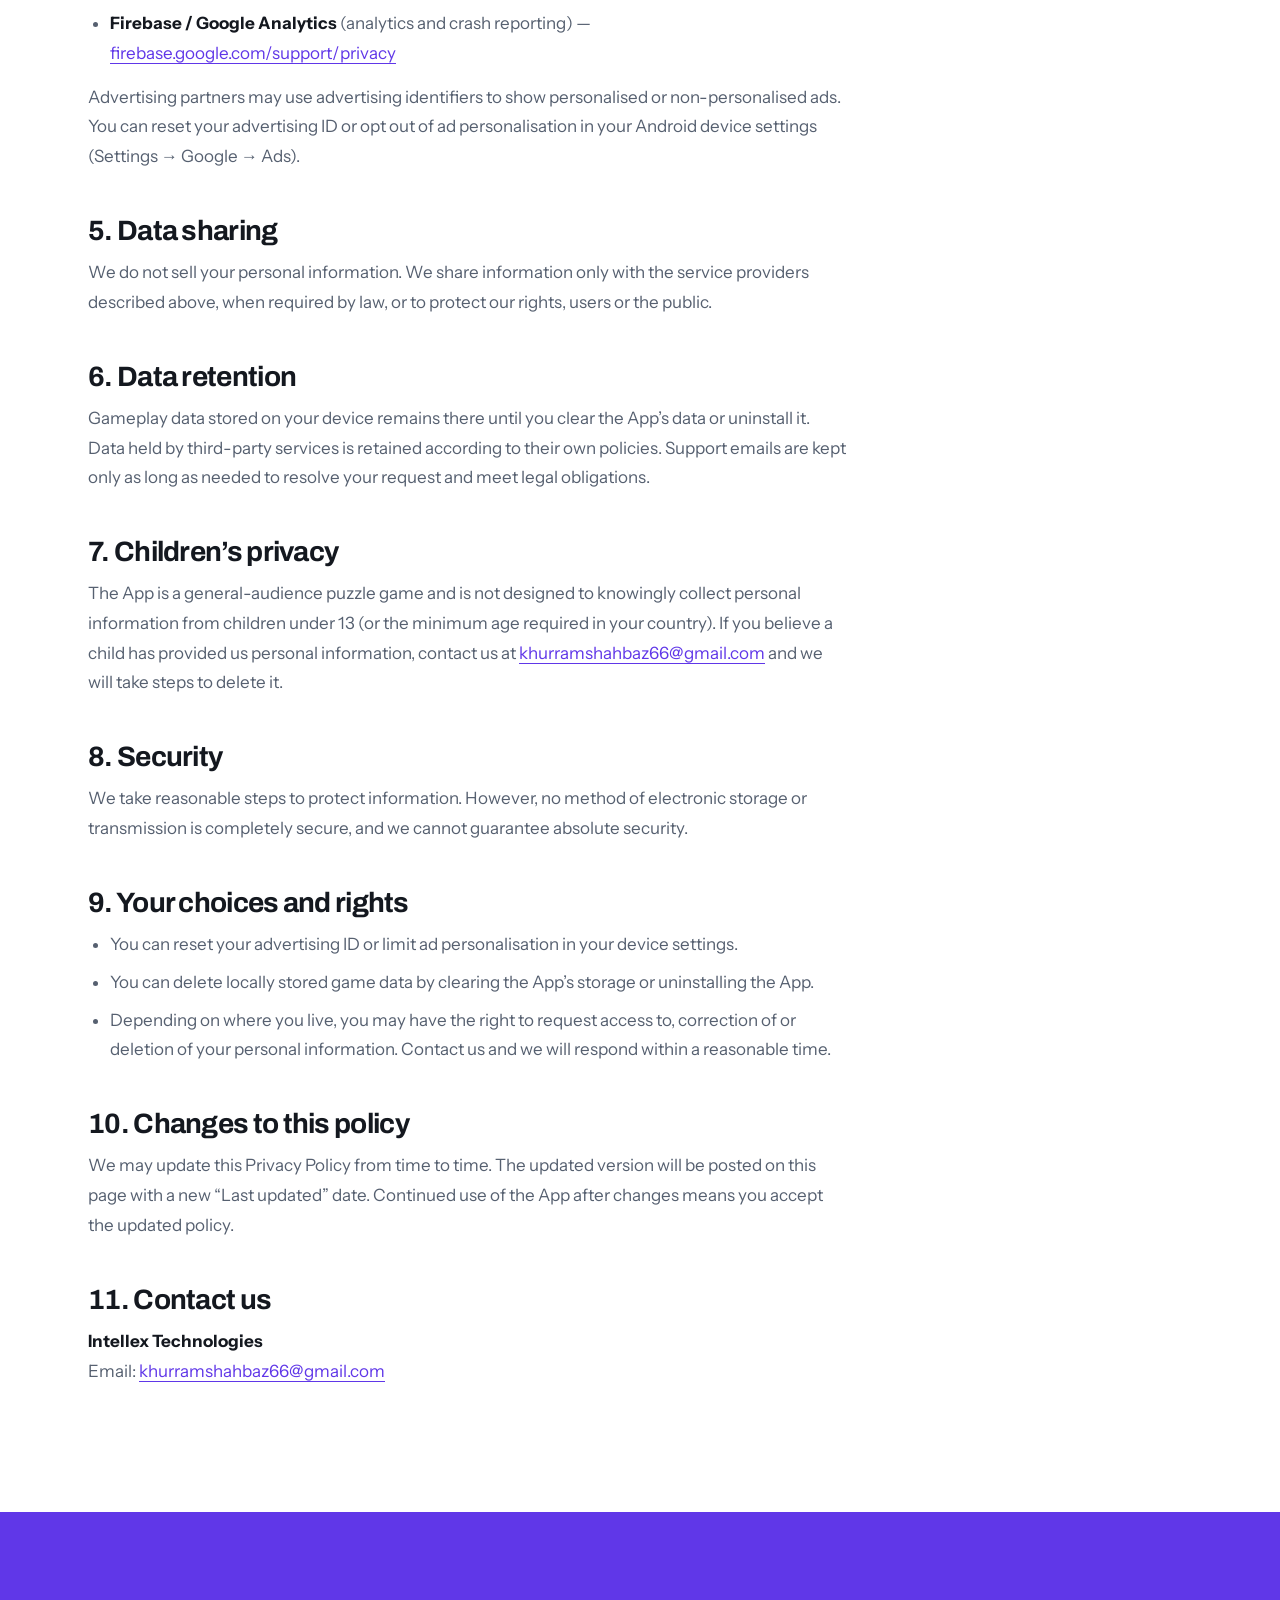
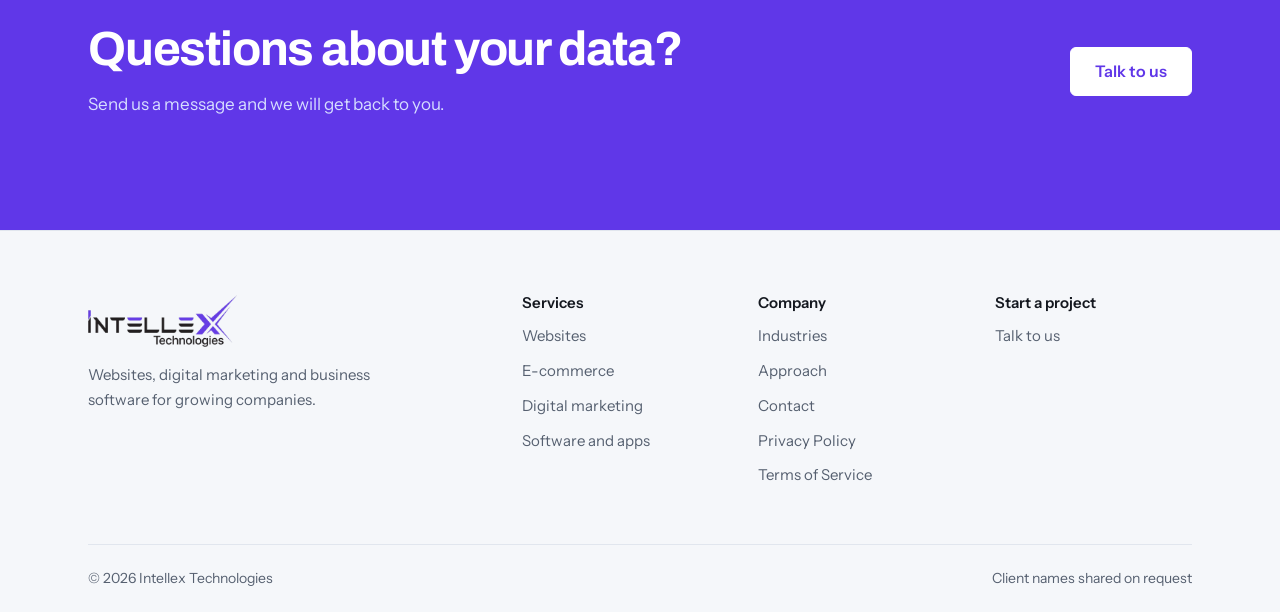
<file: privacy-policy.html>
<!doctype html>
<html lang="en"><head><meta charset="utf-8"><meta name="viewport" content="width=device-width,initial-scale=1">
<meta name="description" content="Privacy Policy for the mobile games and apps published by Intellex Technologies, including our block puzzle game.">
<title>Privacy Policy | Intellex Technologies</title>
<link rel="preload" href="assets/fonts/archivo.woff2" as="font" type="font/woff2" crossorigin>
<script>document.documentElement.classList.add("js")</script>
<link rel="stylesheet" href="assets/style.css">
<style>
.legal>*{max-width:760px}
.legal .meta{font-size:14px;font-weight:600;color:var(--blue);margin-bottom:28px}
.legal h2{font-size:clamp(22px,2.4vw,28px);margin:44px 0 12px}
.legal h2:first-of-type{margin-top:0}
.legal p,.legal li{color:var(--muted);line-height:1.75}
.legal p{margin-bottom:14px}
.legal ul{padding-left:22px;margin:0 0 14px;display:grid;gap:8px}
.legal strong{color:var(--ink)}
.legal a{color:var(--blue);border-bottom:1px solid currentColor;overflow-wrap:anywhere}
.legal a:hover{color:var(--blue-d)}
</style></head><body>
<div id="prog" aria-hidden="true"></div>
<header class="site-header"><div class="wrap bar">
<a class="brand" href="index.html" aria-label="Intellex Technologies, home"><img class="brand-logo" src="assets/intellex-logo.png" alt="Intellex Technologies"></a>
<button class="menu-toggle" aria-label="Open navigation" aria-expanded="false">Menu</button>
<nav class="nav" aria-label="Main"><a href="services.html">Services</a><a href="industries.html">Industries</a><a href="approach.html">Approach</a><a href="privacy-policy.html" aria-current="page">Privacy</a><a href="terms-of-service.html">Terms</a><a class="btn" href="contact.html">Talk to us</a></nav></div></header>
<main>
<section class="page-head"><div class="wrap"><h1 class="h-in" style="--d:.05s">Privacy Policy</h1><p class="lead">How Intellex Technologies handles information in our mobile games and apps, including our block puzzle game.</p></div></section>
<section class="section" style="padding-top:0"><div class="wrap legal">
<p class="meta">Last updated: November 27, 2026</p>

<h2>1. Who we are</h2>
<p>This Privacy Policy applies to the mobile games and applications published by <strong>Intellex Technologies</strong> (“we”, “us”, “our”), including our block puzzle game available on Google Play (the “App”). If you have any questions about this policy, contact us at <a href="mailto:khurramshahbaz66@gmail.com">khurramshahbaz66@gmail.com</a>.</p>

<h2>2. Information we collect</h2>
<p>We aim to collect as little information as possible. Depending on the version of the App you use, the following may be collected:</p>
<ul>
<li><strong>Gameplay data stored on your device</strong>, such as your score, level progress, settings and preferences. This stays on your device unless the App states otherwise.</li>
<li><strong>Device and usage information</strong> collected automatically by third-party services we use, such as device model, operating system version, language, app version, crash logs, general performance data and how the App is used.</li>
<li><strong>Advertising identifiers</strong> (such as the Android Advertising ID) used by advertising partners to show and measure ads.</li>
<li><strong>Information you send us</strong>, for example when you email us for support. This includes your email address and the contents of your message.</li>
</ul>
<p>We do not ask you to create an account, and we do not knowingly collect your name, phone number, precise location, contacts, photos or files through the App.</p>

<h2>3. How we use information</h2>
<ul>
<li>To provide, operate and maintain the App;</li>
<li>To understand how the App is used and to fix bugs and improve performance;</li>
<li>To show advertisements and measure their performance, where ads are enabled;</li>
<li>To respond to support requests;</li>
<li>To protect the App against fraud, abuse and security issues, and to comply with legal obligations.</li>
</ul>

<h2>4. Third-party services</h2>
<p>The App may use third-party services that collect information under their own privacy policies. These may include:</p>
<ul>
<li><strong>Google Play Services</strong> — <a href="https://policies.google.com/privacy" target="_blank" rel="noopener noreferrer">policies.google.com/privacy</a></li>
<li><strong>Google AdMob</strong> (advertising) — <a href="https://policies.google.com/technologies/ads" target="_blank" rel="noopener noreferrer">policies.google.com/technologies/ads</a></li>
<li><strong>Firebase / Google Analytics</strong> (analytics and crash reporting) — <a href="https://firebase.google.com/support/privacy" target="_blank" rel="noopener noreferrer">firebase.google.com/support/privacy</a></li>
</ul>
<p>Advertising partners may use advertising identifiers to show personalised or non-personalised ads. You can reset your advertising ID or opt out of ad personalisation in your Android device settings (Settings → Google → Ads).</p>

<h2>5. Data sharing</h2>
<p>We do not sell your personal information. We share information only with the service providers described above, when required by law, or to protect our rights, users or the public.</p>

<h2>6. Data retention</h2>
<p>Gameplay data stored on your device remains there until you clear the App’s data or uninstall it. Data held by third-party services is retained according to their own policies. Support emails are kept only as long as needed to resolve your request and meet legal obligations.</p>

<h2>7. Children’s privacy</h2>
<p>The App is a general-audience puzzle game and is not designed to knowingly collect personal information from children under 13 (or the minimum age required in your country). If you believe a child has provided us personal information, contact us at <a href="mailto:khurramshahbaz66@gmail.com">khurramshahbaz66@gmail.com</a> and we will take steps to delete it.</p>

<h2>8. Security</h2>
<p>We take reasonable steps to protect information. However, no method of electronic storage or transmission is completely secure, and we cannot guarantee absolute security.</p>

<h2>9. Your choices and rights</h2>
<ul>
<li>You can reset your advertising ID or limit ad personalisation in your device settings.</li>
<li>You can delete locally stored game data by clearing the App’s storage or uninstalling the App.</li>
<li>Depending on where you live, you may have the right to request access to, correction of or deletion of your personal information. Contact us and we will respond within a reasonable time.</li>
</ul>

<h2>10. Changes to this policy</h2>
<p>We may update this Privacy Policy from time to time. The updated version will be posted on this page with a new “Last updated” date. Continued use of the App after changes means you accept the updated policy.</p>

<h2>11. Contact us</h2>
<p><strong>Intellex Technologies</strong><br>Email: <a href="mailto:khurramshahbaz66@gmail.com">khurramshahbaz66@gmail.com</a></p>
</div></section>
<section class="section cta"><div class="wrap" data-reveal><div><h2>Questions about your data?</h2><p>Send us a message and we will get back to you.</p></div><a class="btn white" href="contact.html">Talk to us</a></div></section>
</main>
<footer class="footer"><div class="wrap"><div class="fgrid">
<div><a class="brand" href="index.html"><img class="brand-logo" src="assets/intellex-logo.png" alt="Intellex Technologies"></a><p class="about">Websites, digital marketing and business software for growing companies.</p></div>
<div><h4>Services</h4><ul><li><a href="services.html">Websites</a></li><li><a href="services.html">E-commerce</a></li><li><a href="services.html">Digital marketing</a></li><li><a href="services.html">Software and apps</a></li></ul></div>
<div><h4>Company</h4><ul><li><a href="industries.html">Industries</a></li><li><a href="approach.html">Approach</a></li><li><a href="contact.html">Contact</a></li><li><a href="privacy-policy.html">Privacy Policy</a></li><li><a href="terms-of-service.html">Terms of Service</a></li></ul></div>
<div><h4>Start a project</h4><ul><li><a href="contact.html">Talk to us</a></li></ul></div>
</div><div class="fbottom"><span>© <span data-year></span> Intellex Technologies</span><span>Client names shared on request</span></div></div></footer>
<script src="assets/main.js"></script></body></html>
</file>
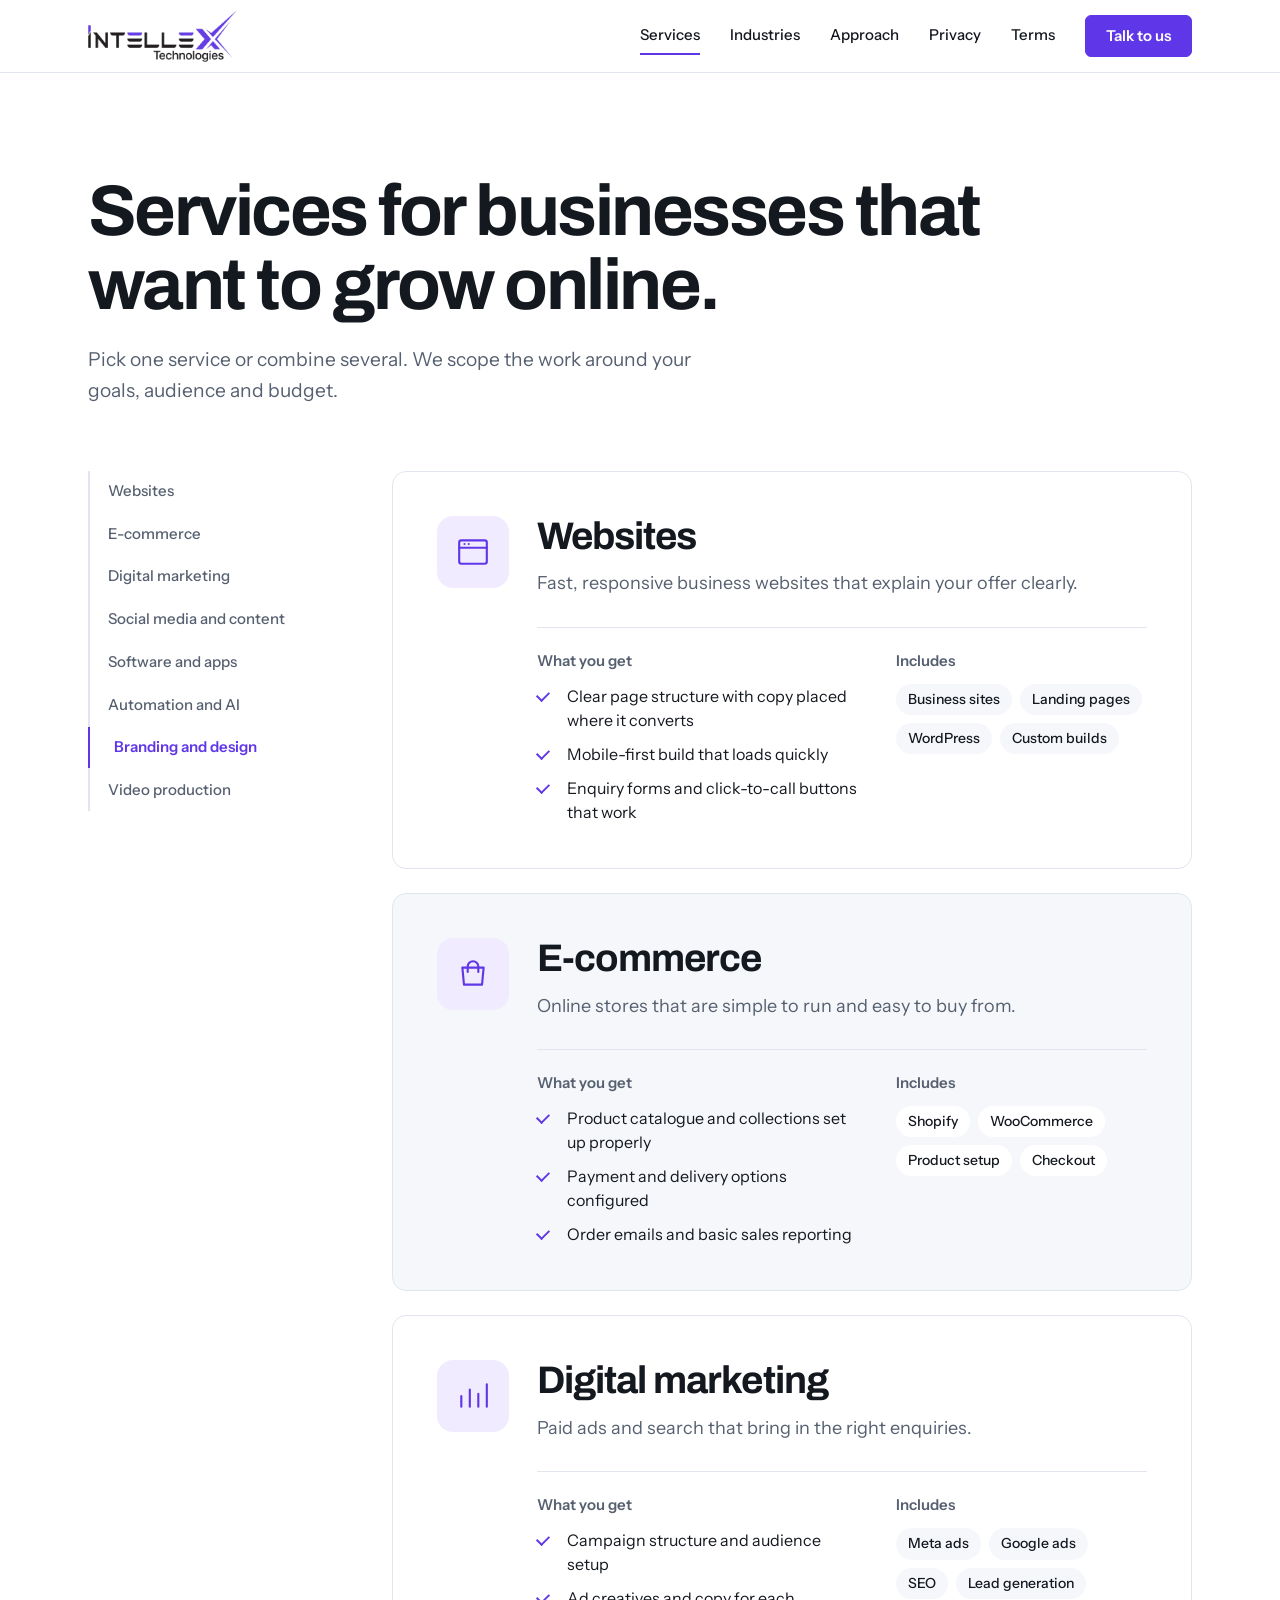
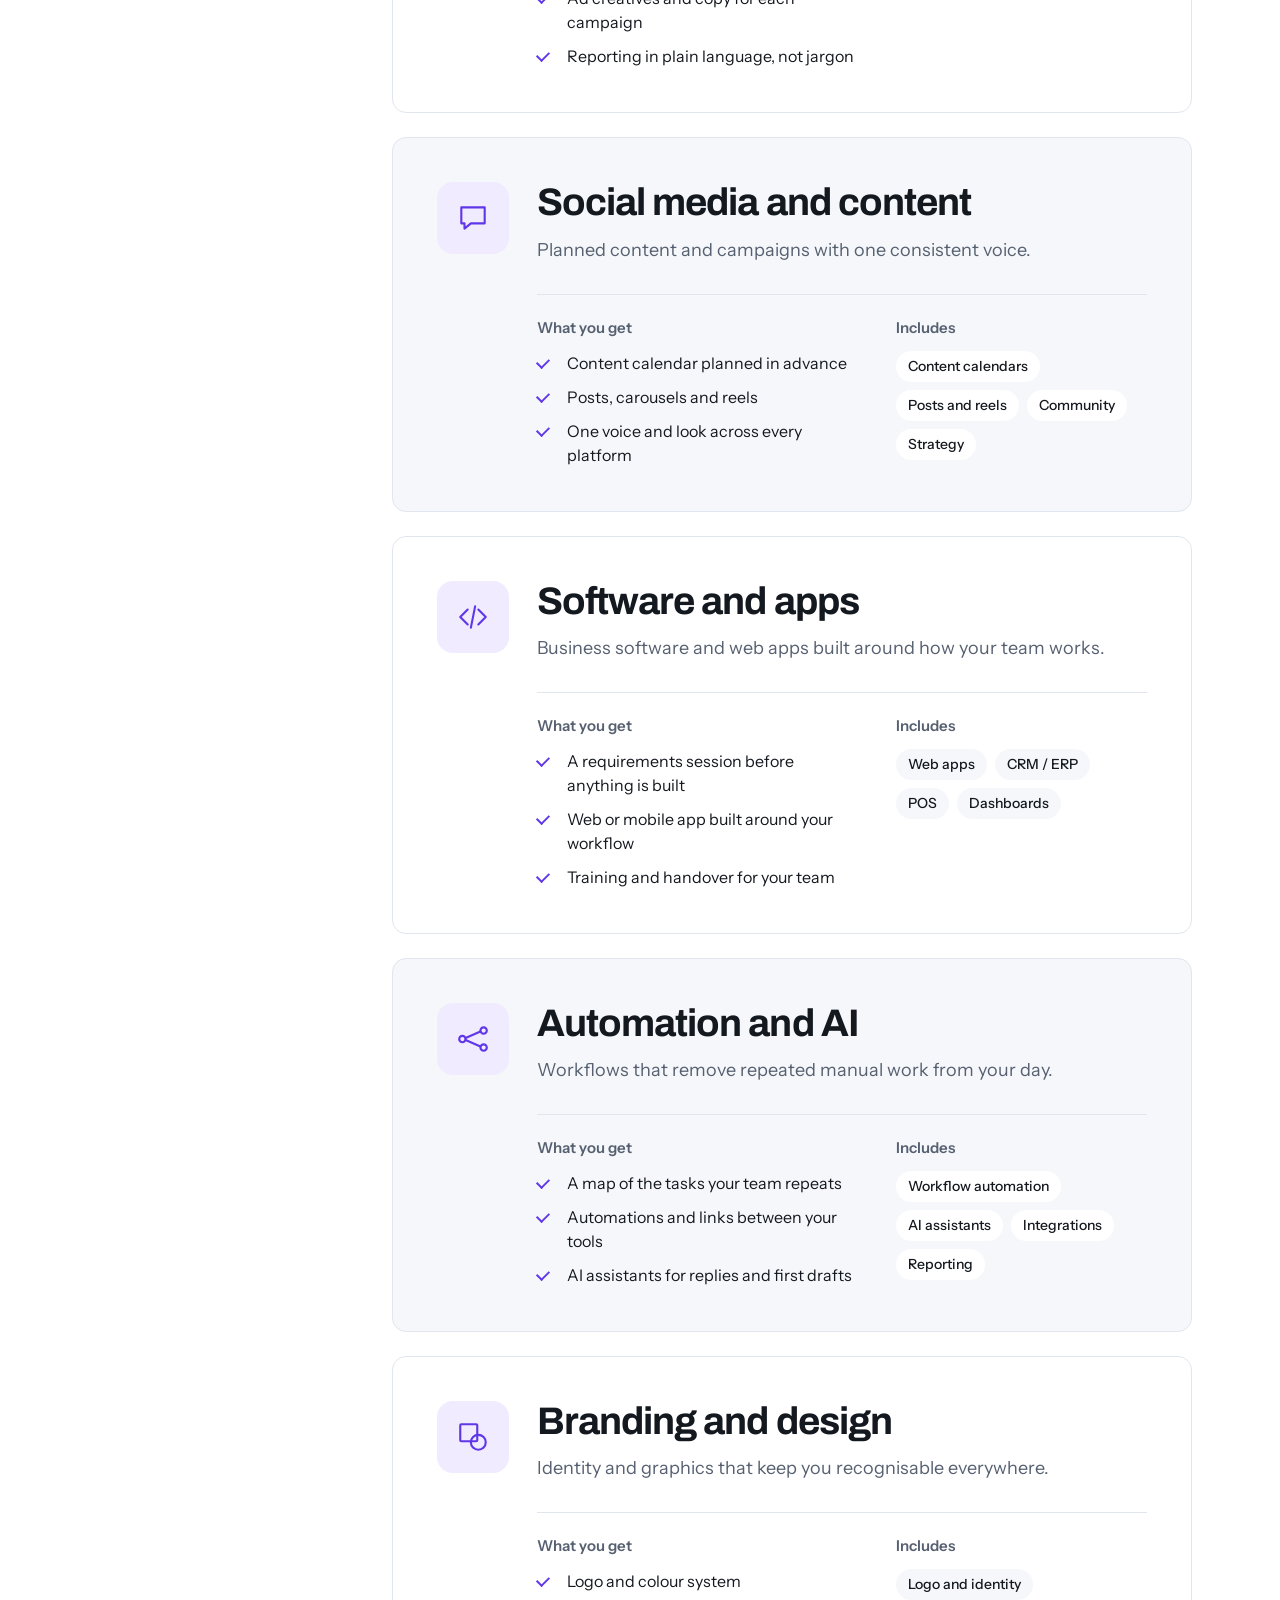
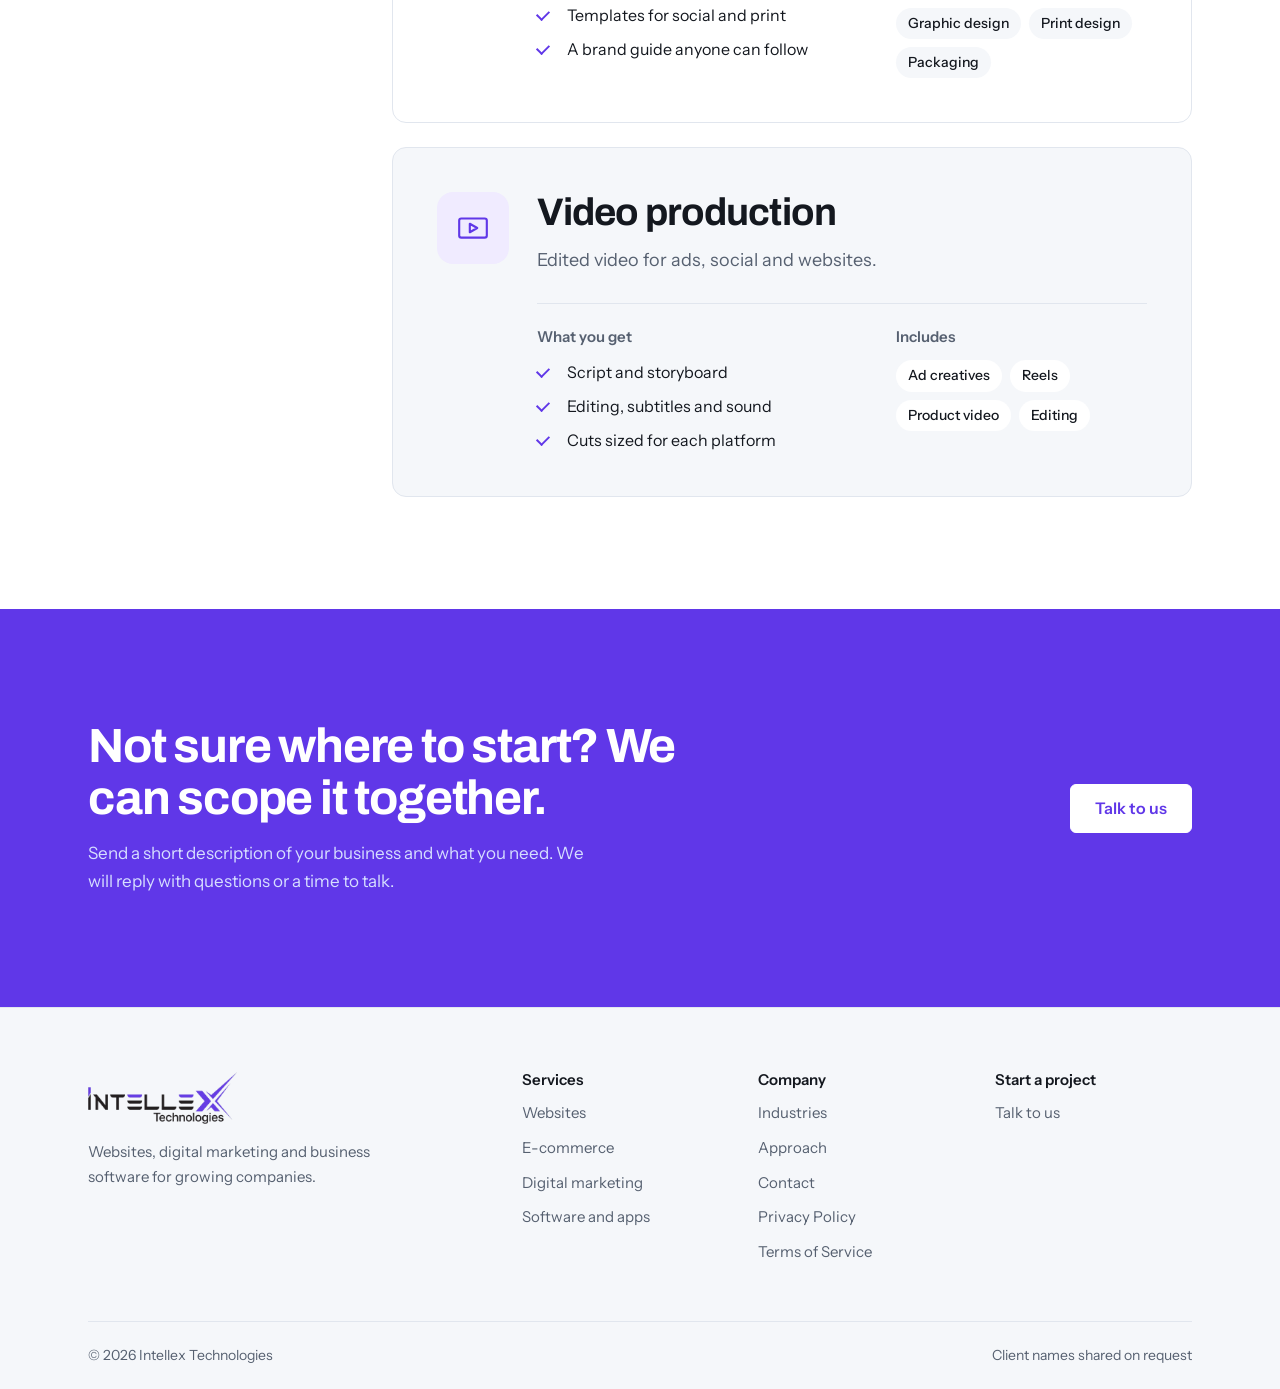
<file: services.html>
<!doctype html>
<html lang="en"><head><meta charset="utf-8"><meta name="viewport" content="width=device-width,initial-scale=1">
<meta name="description" content="Intellex Technologies builds websites, runs digital marketing and creates business software for companies across property, retail, travel, consulting and more.">
<title>Services | Intellex Technologies</title>
<link rel="preload" href="assets/fonts/archivo.woff2" as="font" type="font/woff2" crossorigin>
<script>document.documentElement.classList.add("js")</script>
<link rel="stylesheet" href="assets/style.css"></head><body>
<div id="prog" aria-hidden="true"></div>
<header class="site-header"><div class="wrap bar">
<a class="brand" href="index.html" aria-label="Intellex Technologies, home"><img class="brand-logo" src="assets/intellex-logo.png" alt="Intellex Technologies"></a>
<button class="menu-toggle" aria-label="Open navigation" aria-expanded="false">Menu</button>
<nav class="nav" aria-label="Main"><a href="services.html" aria-current="page">Services</a><a href="industries.html">Industries</a><a href="approach.html">Approach</a><a href="privacy-policy.html">Privacy</a><a href="terms-of-service.html">Terms</a><a class="btn" href="contact.html">Talk to us</a></nav></div></header>
<main>
<section class="page-head"><div class="wrap"><h1 class="h-in" style="--d:.05s">Services for businesses that want to grow online.</h1><p class="lead h-in" style="--d:.2s">Pick one service or combine several. We scope the work around your goals, audience and budget.</p></div></section>
<section class="section" style="padding-top:0"><div class="wrap svc-layout">
<aside class="svc-nav" aria-label="Services on this page"><ul><li><a href="#websites">Websites</a></li><li><a href="#e-commerce">E-commerce</a></li><li><a href="#digital-marketing">Digital marketing</a></li><li><a href="#social-media-and-content">Social media and content</a></li><li><a href="#software-and-apps">Software and apps</a></li><li><a href="#automation-and-ai">Automation and AI</a></li><li><a href="#branding-and-design">Branding and design</a></li><li><a href="#video-production">Video production</a></li></ul></aside><div class="svc-items"><article class="svc-item" id="websites" data-reveal><div class="svc-ic"><svg viewBox="0 0 32 32" fill="none" stroke="currentColor" stroke-width="2" stroke-linecap="round" stroke-linejoin="round" aria-hidden="true"><rect x="3" y="5" width="26" height="22" rx="2"/><path d="M3 12h26M8 8.5h.01M12 8.5h.01"/></svg></div><div><h2>Websites</h2><p class="lead">Fast, responsive business websites that explain your offer clearly.</p>
<div class="svc-cols"><div><h3>What you get</h3><ul class="checks"><li>Clear page structure with copy placed where it converts</li><li>Mobile-first build that loads quickly</li><li>Enquiry forms and click-to-call buttons that work</li></ul></div><div><h3>Includes</h3><ul class="tags"><li>Business sites</li><li>Landing pages</li><li>WordPress</li><li>Custom builds</li></ul></div></div></div></article><article class="svc-item alt" id="e-commerce" data-reveal><div class="svc-ic"><svg viewBox="0 0 32 32" fill="none" stroke="currentColor" stroke-width="2" stroke-linecap="round" stroke-linejoin="round" aria-hidden="true"><path d="M6 10h20l-1.5 16h-17z"/><path d="M11 14V9a5 5 0 0 1 10 0v5"/></svg></div><div><h2>E-commerce</h2><p class="lead">Online stores that are simple to run and easy to buy from.</p>
<div class="svc-cols"><div><h3>What you get</h3><ul class="checks"><li>Product catalogue and collections set up properly</li><li>Payment and delivery options configured</li><li>Order emails and basic sales reporting</li></ul></div><div><h3>Includes</h3><ul class="tags"><li>Shopify</li><li>WooCommerce</li><li>Product setup</li><li>Checkout</li></ul></div></div></div></article><article class="svc-item" id="digital-marketing" data-reveal><div class="svc-ic"><svg viewBox="0 0 32 32" fill="none" stroke="currentColor" stroke-width="2" stroke-linecap="round" stroke-linejoin="round" aria-hidden="true"><path d="M5 26V16M13 26V10M21 26V14M29 26V5"/></svg></div><div><h2>Digital marketing</h2><p class="lead">Paid ads and search that bring in the right enquiries.</p>
<div class="svc-cols"><div><h3>What you get</h3><ul class="checks"><li>Campaign structure and audience setup</li><li>Ad creatives and copy for each campaign</li><li>Reporting in plain language, not jargon</li></ul></div><div><h3>Includes</h3><ul class="tags"><li>Meta ads</li><li>Google ads</li><li>SEO</li><li>Lead generation</li></ul></div></div></div></article><article class="svc-item alt" id="social-media-and-content" data-reveal><div class="svc-ic"><svg viewBox="0 0 32 32" fill="none" stroke="currentColor" stroke-width="2" stroke-linecap="round" stroke-linejoin="round" aria-hidden="true"><path d="M5 6h22v15H14l-6 5v-5H5z"/></svg></div><div><h2>Social media and content</h2><p class="lead">Planned content and campaigns with one consistent voice.</p>
<div class="svc-cols"><div><h3>What you get</h3><ul class="checks"><li>Content calendar planned in advance</li><li>Posts, carousels and reels</li><li>One voice and look across every platform</li></ul></div><div><h3>Includes</h3><ul class="tags"><li>Content calendars</li><li>Posts and reels</li><li>Community</li><li>Strategy</li></ul></div></div></div></article><article class="svc-item" id="software-and-apps" data-reveal><div class="svc-ic"><svg viewBox="0 0 32 32" fill="none" stroke="currentColor" stroke-width="2" stroke-linecap="round" stroke-linejoin="round" aria-hidden="true"><path d="M11 9l-7 7 7 7M21 9l7 7-7 7M18 6l-4 20"/></svg></div><div><h2>Software and apps</h2><p class="lead">Business software and web apps built around how your team works.</p>
<div class="svc-cols"><div><h3>What you get</h3><ul class="checks"><li>A requirements session before anything is built</li><li>Web or mobile app built around your workflow</li><li>Training and handover for your team</li></ul></div><div><h3>Includes</h3><ul class="tags"><li>Web apps</li><li>CRM / ERP</li><li>POS</li><li>Dashboards</li></ul></div></div></div></article><article class="svc-item alt" id="automation-and-ai" data-reveal><div class="svc-ic"><svg viewBox="0 0 32 32" fill="none" stroke="currentColor" stroke-width="2" stroke-linecap="round" stroke-linejoin="round" aria-hidden="true"><circle cx="6" cy="16" r="3"/><circle cx="26" cy="8" r="3"/><circle cx="26" cy="24" r="3"/><path d="M9 15l14-6M9 17l14 6"/></svg></div><div><h2>Automation and AI</h2><p class="lead">Workflows that remove repeated manual work from your day.</p>
<div class="svc-cols"><div><h3>What you get</h3><ul class="checks"><li>A map of the tasks your team repeats</li><li>Automations and links between your tools</li><li>AI assistants for replies and first drafts</li></ul></div><div><h3>Includes</h3><ul class="tags"><li>Workflow automation</li><li>AI assistants</li><li>Integrations</li><li>Reporting</li></ul></div></div></div></article><article class="svc-item" id="branding-and-design" data-reveal><div class="svc-ic"><svg viewBox="0 0 32 32" fill="none" stroke="currentColor" stroke-width="2" stroke-linecap="round" stroke-linejoin="round" aria-hidden="true"><rect x="4" y="4" width="16" height="16" rx="1"/><circle cx="21" cy="21" r="7"/></svg></div><div><h2>Branding and design</h2><p class="lead">Identity and graphics that keep you recognisable everywhere.</p>
<div class="svc-cols"><div><h3>What you get</h3><ul class="checks"><li>Logo and colour system</li><li>Templates for social and print</li><li>A brand guide anyone can follow</li></ul></div><div><h3>Includes</h3><ul class="tags"><li>Logo and identity</li><li>Graphic design</li><li>Print design</li><li>Packaging</li></ul></div></div></div></article><article class="svc-item alt" id="video-production" data-reveal><div class="svc-ic"><svg viewBox="0 0 32 32" fill="none" stroke="currentColor" stroke-width="2" stroke-linecap="round" stroke-linejoin="round" aria-hidden="true"><rect x="3" y="7" width="26" height="18" rx="2"/><path d="M13 12l7 4-7 4z"/></svg></div><div><h2>Video production</h2><p class="lead">Edited video for ads, social and websites.</p>
<div class="svc-cols"><div><h3>What you get</h3><ul class="checks"><li>Script and storyboard</li><li>Editing, subtitles and sound</li><li>Cuts sized for each platform</li></ul></div><div><h3>Includes</h3><ul class="tags"><li>Ad creatives</li><li>Reels</li><li>Product video</li><li>Editing</li></ul></div></div></div></article></div></div></section>
<section class="section cta"><div class="wrap" data-reveal><div><h2>Not sure where to start? We can scope it together.</h2><p>Send a short description of your business and what you need. We will reply with questions or a time to talk.</p></div><a class="btn white" href="contact.html">Talk to us</a></div></section>
</main>
<footer class="footer"><div class="wrap"><div class="fgrid">
<div><a class="brand" href="index.html"><img class="brand-logo" src="assets/intellex-logo.png" alt="Intellex Technologies"></a><p class="about">Websites, digital marketing and business software for growing companies.</p></div>
<div><h4>Services</h4><ul><li><a href="services.html">Websites</a></li><li><a href="services.html">E-commerce</a></li><li><a href="services.html">Digital marketing</a></li><li><a href="services.html">Software and apps</a></li></ul></div>
<div><h4>Company</h4><ul><li><a href="industries.html">Industries</a></li><li><a href="approach.html">Approach</a></li><li><a href="contact.html">Contact</a></li><li><a href="privacy-policy.html">Privacy Policy</a></li><li><a href="terms-of-service.html">Terms of Service</a></li></ul></div>
<div><h4>Start a project</h4><ul><li><a href="contact.html">Talk to us</a></li></ul></div>
</div><div class="fbottom"><span>© <span data-year></span> Intellex Technologies</span><span>Client names shared on request</span></div></div></footer>
<script src="assets/main.js"></script></body></html>
</file>
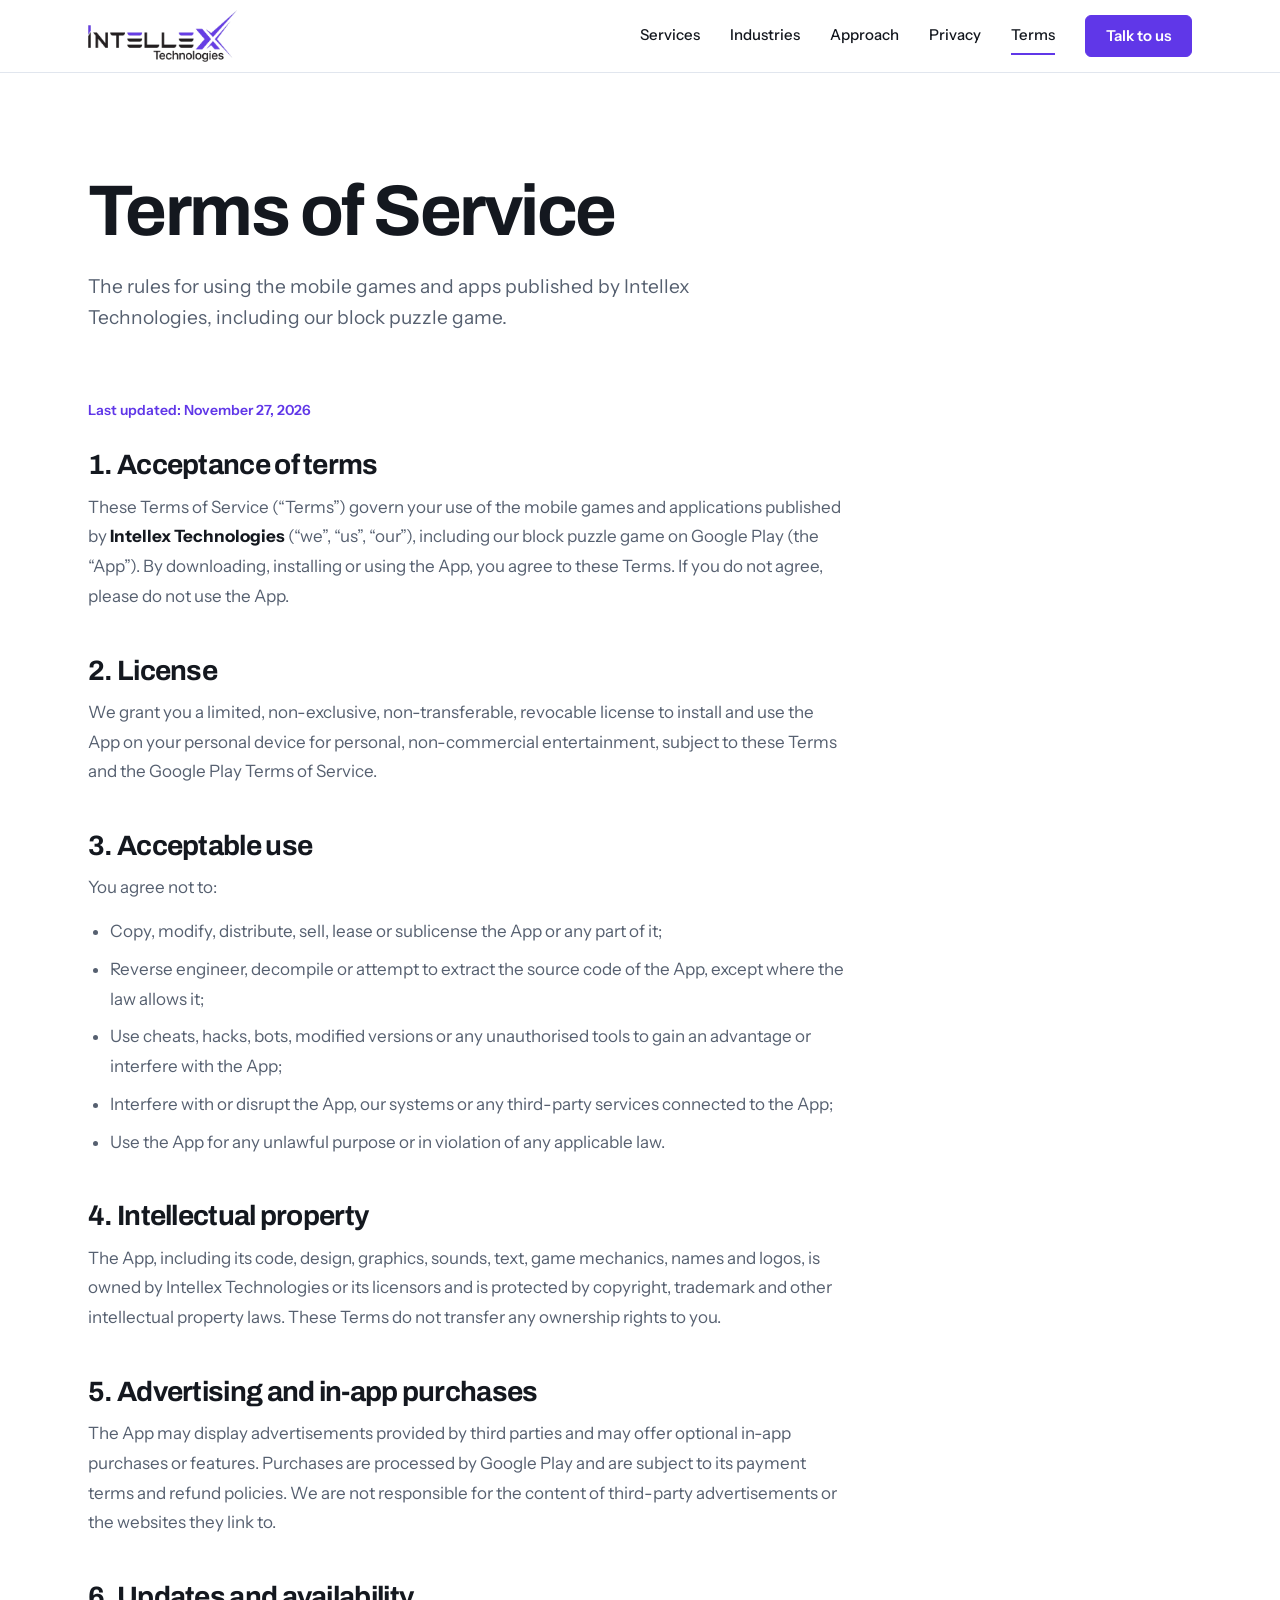
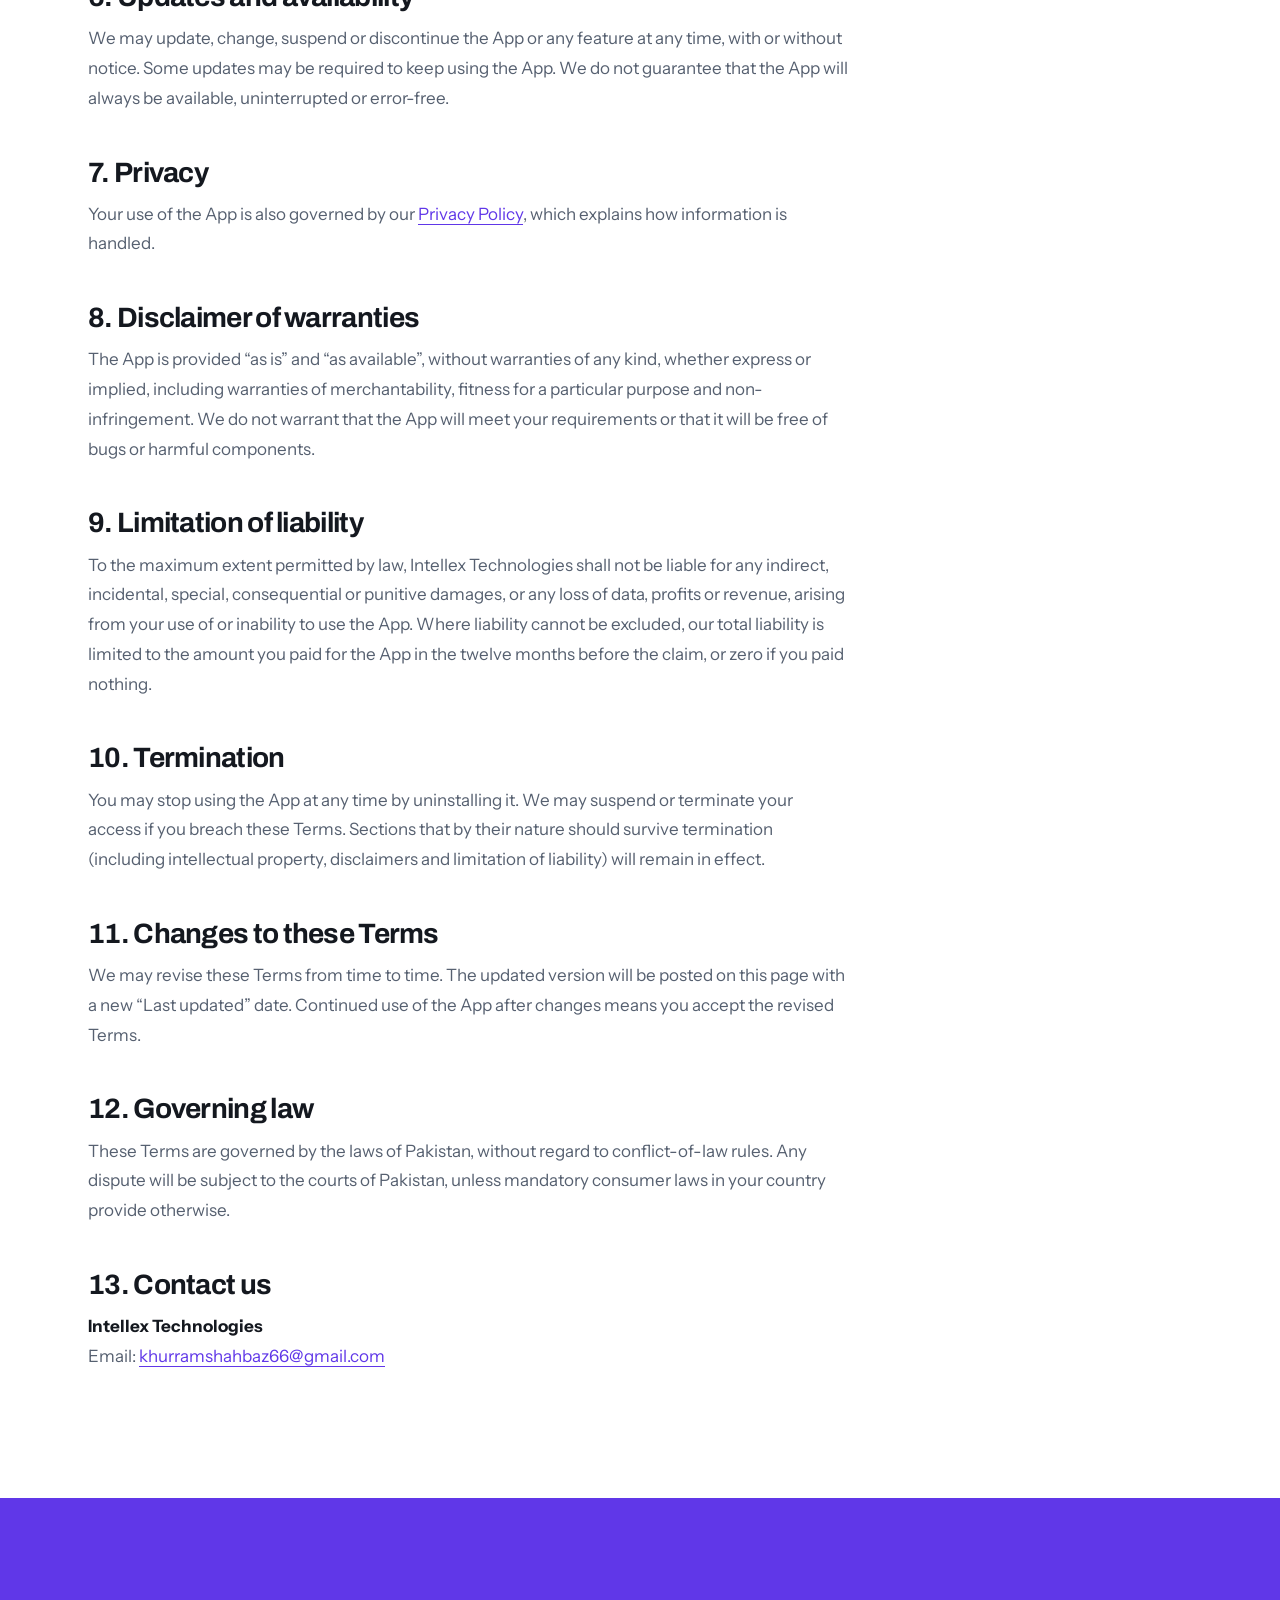
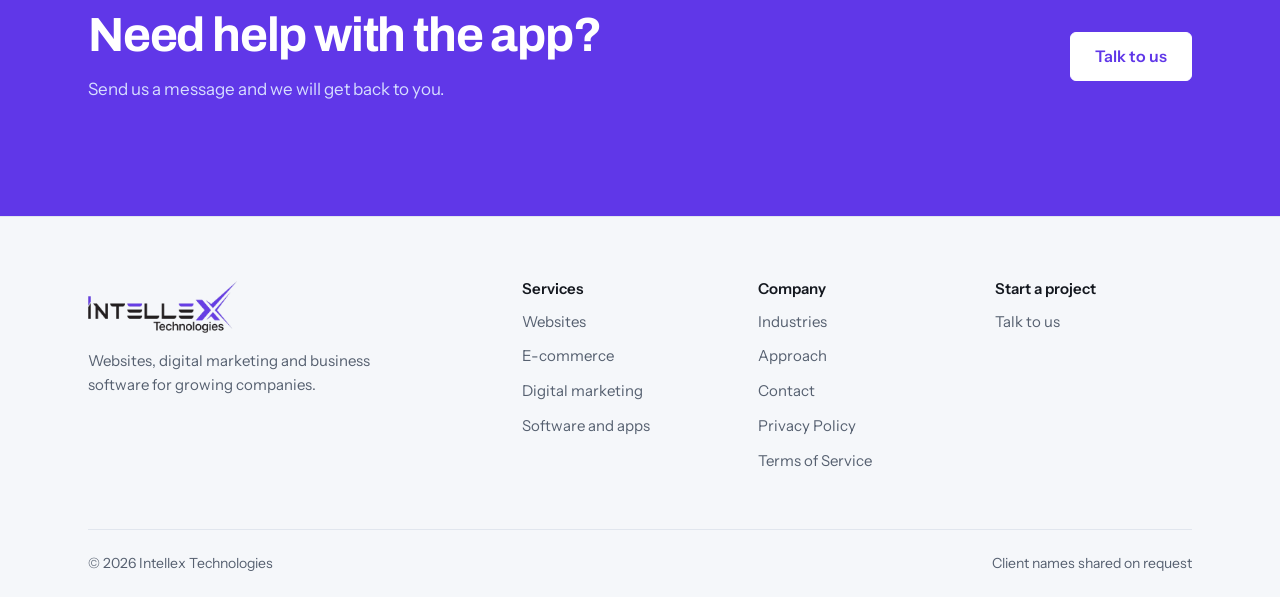
<file: terms-of-service.html>
<!doctype html>
<html lang="en"><head><meta charset="utf-8"><meta name="viewport" content="width=device-width,initial-scale=1">
<meta name="description" content="Terms of Service for the mobile games and apps published by Intellex Technologies, including our block puzzle game.">
<title>Terms of Service | Intellex Technologies</title>
<link rel="preload" href="assets/fonts/archivo.woff2" as="font" type="font/woff2" crossorigin>
<script>document.documentElement.classList.add("js")</script>
<link rel="stylesheet" href="assets/style.css">
<style>
.legal>*{max-width:760px}
.legal .meta{font-size:14px;font-weight:600;color:var(--blue);margin-bottom:28px}
.legal h2{font-size:clamp(22px,2.4vw,28px);margin:44px 0 12px}
.legal h2:first-of-type{margin-top:0}
.legal p,.legal li{color:var(--muted);line-height:1.75}
.legal p{margin-bottom:14px}
.legal ul{padding-left:22px;margin:0 0 14px;display:grid;gap:8px}
.legal strong{color:var(--ink)}
.legal a{color:var(--blue);border-bottom:1px solid currentColor;overflow-wrap:anywhere}
.legal a:hover{color:var(--blue-d)}
</style></head><body>
<div id="prog" aria-hidden="true"></div>
<header class="site-header"><div class="wrap bar">
<a class="brand" href="index.html" aria-label="Intellex Technologies, home"><img class="brand-logo" src="assets/intellex-logo.png" alt="Intellex Technologies"></a>
<button class="menu-toggle" aria-label="Open navigation" aria-expanded="false">Menu</button>
<nav class="nav" aria-label="Main"><a href="services.html">Services</a><a href="industries.html">Industries</a><a href="approach.html">Approach</a><a href="privacy-policy.html">Privacy</a><a href="terms-of-service.html" aria-current="page">Terms</a><a class="btn" href="contact.html">Talk to us</a></nav></div></header>
<main>
<section class="page-head"><div class="wrap"><h1 class="h-in" style="--d:.05s">Terms of Service</h1><p class="lead">The rules for using the mobile games and apps published by Intellex Technologies, including our block puzzle game.</p></div></section>
<section class="section" style="padding-top:0"><div class="wrap legal">
<p class="meta">Last updated: November 27, 2026</p>

<h2>1. Acceptance of terms</h2>
<p>These Terms of Service (“Terms”) govern your use of the mobile games and applications published by <strong>Intellex Technologies</strong> (“we”, “us”, “our”), including our block puzzle game on Google Play (the “App”). By downloading, installing or using the App, you agree to these Terms. If you do not agree, please do not use the App.</p>

<h2>2. License</h2>
<p>We grant you a limited, non-exclusive, non-transferable, revocable license to install and use the App on your personal device for personal, non-commercial entertainment, subject to these Terms and the Google Play Terms of Service.</p>

<h2>3. Acceptable use</h2>
<p>You agree not to:</p>
<ul>
<li>Copy, modify, distribute, sell, lease or sublicense the App or any part of it;</li>
<li>Reverse engineer, decompile or attempt to extract the source code of the App, except where the law allows it;</li>
<li>Use cheats, hacks, bots, modified versions or any unauthorised tools to gain an advantage or interfere with the App;</li>
<li>Interfere with or disrupt the App, our systems or any third-party services connected to the App;</li>
<li>Use the App for any unlawful purpose or in violation of any applicable law.</li>
</ul>

<h2>4. Intellectual property</h2>
<p>The App, including its code, design, graphics, sounds, text, game mechanics, names and logos, is owned by Intellex Technologies or its licensors and is protected by copyright, trademark and other intellectual property laws. These Terms do not transfer any ownership rights to you.</p>

<h2>5. Advertising and in-app purchases</h2>
<p>The App may display advertisements provided by third parties and may offer optional in-app purchases or features. Purchases are processed by Google Play and are subject to its payment terms and refund policies. We are not responsible for the content of third-party advertisements or the websites they link to.</p>

<h2>6. Updates and availability</h2>
<p>We may update, change, suspend or discontinue the App or any feature at any time, with or without notice. Some updates may be required to keep using the App. We do not guarantee that the App will always be available, uninterrupted or error-free.</p>

<h2>7. Privacy</h2>
<p>Your use of the App is also governed by our <a href="privacy-policy.html">Privacy Policy</a>, which explains how information is handled.</p>

<h2>8. Disclaimer of warranties</h2>
<p>The App is provided “as is” and “as available”, without warranties of any kind, whether express or implied, including warranties of merchantability, fitness for a particular purpose and non-infringement. We do not warrant that the App will meet your requirements or that it will be free of bugs or harmful components.</p>

<h2>9. Limitation of liability</h2>
<p>To the maximum extent permitted by law, Intellex Technologies shall not be liable for any indirect, incidental, special, consequential or punitive damages, or any loss of data, profits or revenue, arising from your use of or inability to use the App. Where liability cannot be excluded, our total liability is limited to the amount you paid for the App in the twelve months before the claim, or zero if you paid nothing.</p>

<h2>10. Termination</h2>
<p>You may stop using the App at any time by uninstalling it. We may suspend or terminate your access if you breach these Terms. Sections that by their nature should survive termination (including intellectual property, disclaimers and limitation of liability) will remain in effect.</p>

<h2>11. Changes to these Terms</h2>
<p>We may revise these Terms from time to time. The updated version will be posted on this page with a new “Last updated” date. Continued use of the App after changes means you accept the revised Terms.</p>

<h2>12. Governing law</h2>
<p>These Terms are governed by the laws of Pakistan, without regard to conflict-of-law rules. Any dispute will be subject to the courts of Pakistan, unless mandatory consumer laws in your country provide otherwise.</p>

<h2>13. Contact us</h2>
<p><strong>Intellex Technologies</strong><br>Email: <a href="mailto:khurramshahbaz66@gmail.com">khurramshahbaz66@gmail.com</a></p>
</div></section>
<section class="section cta"><div class="wrap" data-reveal><div><h2>Need help with the app?</h2><p>Send us a message and we will get back to you.</p></div><a class="btn white" href="contact.html">Talk to us</a></div></section>
</main>
<footer class="footer"><div class="wrap"><div class="fgrid">
<div><a class="brand" href="index.html"><img class="brand-logo" src="assets/intellex-logo.png" alt="Intellex Technologies"></a><p class="about">Websites, digital marketing and business software for growing companies.</p></div>
<div><h4>Services</h4><ul><li><a href="services.html">Websites</a></li><li><a href="services.html">E-commerce</a></li><li><a href="services.html">Digital marketing</a></li><li><a href="services.html">Software and apps</a></li></ul></div>
<div><h4>Company</h4><ul><li><a href="industries.html">Industries</a></li><li><a href="approach.html">Approach</a></li><li><a href="contact.html">Contact</a></li><li><a href="privacy-policy.html">Privacy Policy</a></li><li><a href="terms-of-service.html">Terms of Service</a></li></ul></div>
<div><h4>Start a project</h4><ul><li><a href="contact.html">Talk to us</a></li></ul></div>
</div><div class="fbottom"><span>© <span data-year></span> Intellex Technologies</span><span>Client names shared on request</span></div></div></footer>
<script src="assets/main.js"></script></body></html>
</file>
<file: assets/style.css>
@font-face{font-family:"Archivo";src:url(fonts/archivo.woff2) format("woff2");font-weight:100 900;font-stretch:62% 125%;font-display:swap}
@font-face{font-family:"Instrument Sans";src:url(fonts/instrument-sans.woff2) format("woff2");font-weight:400 700;font-display:swap}
:root{
  --white:#fff;--soft:#F5F7FA;--ink:#14181F;--muted:#566070;--line:#E1E6EE;
  --blue:#6037E8;--blue-d:#4926C5;--tint:#F0EBFF;
  --display:"Archivo",Arial,sans-serif;--text:"Instrument Sans",Arial,sans-serif;
  --w:1200px;--gut:clamp(20px,4vw,48px);
}
*{box-sizing:border-box}
html{scroll-behavior:smooth}
body{margin:0;background:var(--white);color:var(--ink);font:17px/1.65 var(--text);-webkit-font-smoothing:antialiased}
a{color:inherit;text-decoration:none}
svg{display:block}
button,input,select,textarea{font:inherit;color:inherit}
:focus-visible{outline:3px solid var(--blue);outline-offset:3px}
h1,h2,h3,p,ul{margin:0}
h1,h2,h3{font-family:var(--display);font-weight:700;letter-spacing:-.025em;line-height:1.08}
h1{font-size:clamp(40px,5.6vw,72px);letter-spacing:-.035em;line-height:1.02}
h2{font-size:clamp(30px,3.8vw,48px)}
h3{font-size:21px;letter-spacing:-.015em;line-height:1.2}
.lead{font-size:clamp(18px,1.5vw,20px);color:var(--muted);max-width:34em}
.wrap{max-width:var(--w);margin:0 auto;padding-inline:var(--gut)}
.section{padding-block:clamp(64px,9vw,112px)}
.soft{background:var(--soft)}

/* header */
.site-header{position:sticky;top:0;z-index:20;background:rgba(255,255,255,.96);backdrop-filter:blur(8px);border-bottom:1px solid var(--line)}
.bar{display:flex;align-items:center;gap:32px;height:72px}
.brand{display:flex;align-items:center;gap:10px;font:700 22px/1 var(--display);letter-spacing:-.03em}
.brand-logo{display:block;width:clamp(170px,19vw,220px);height:auto;max-height:52px;object-fit:contain;object-position:left center;flex:none}
.nav{display:flex;align-items:center;gap:30px;margin-left:auto;font-size:15px;font-weight:500}
.nav a:not(.btn){padding:6px 0;border-bottom:2px solid transparent;transition:border-color .15s,color .15s}
.nav a:not(.btn):hover{color:var(--blue)}
.nav a[aria-current="page"]:not(.btn){border-bottom-color:var(--blue)}
.menu-toggle{display:none;margin-left:auto;border:1px solid var(--line);background:#fff;padding:9px 16px;border-radius:6px;font-weight:600;cursor:pointer}

.btn{display:inline-block;padding:14px 24px;border-radius:6px;font-weight:600;font-size:16px;line-height:1.2;background:var(--blue);color:#fff;border:1px solid var(--blue);cursor:pointer;transition:background .15s,border-color .15s,color .15s}
.btn:hover{background:var(--blue-d);border-color:var(--blue-d)}
.btn.ghost{background:transparent;color:var(--ink);border-color:#C3CBD8}
.btn.ghost:hover{border-color:var(--ink);background:transparent}
.btn.white{background:#fff;color:var(--blue);border-color:#fff}
.btn.white:hover{background:var(--tint);border-color:var(--tint)}
.nav .btn{padding:11px 20px;font-size:15px}
.actions{display:flex;flex-wrap:wrap;gap:12px;margin-top:32px}

/* hero */
.hero{padding-block:clamp(48px,7vw,96px) clamp(56px,8vw,104px)}
.hero .wrap{display:grid;grid-template-columns:1.05fr .95fr;gap:clamp(32px,5vw,72px);align-items:center}
.hero h1{margin-bottom:24px}
.hero-art{background:#101927;border-radius:14px;overflow:hidden;aspect-ratio:560/460;box-shadow:0 18px 48px rgba(20,24,31,.12)}
.hero-art img{display:block;width:100%;height:100%;object-fit:cover;object-position:center center}
.bar-g{transform-box:fill-box;transform-origin:bottom;animation:grow .9s cubic-bezier(.2,.7,.2,1) both}
.bar-g:nth-child(2){animation-delay:.1s}.bar-g:nth-child(3){animation-delay:.2s}.bar-g:nth-child(4){animation-delay:.3s}.bar-g:nth-child(5){animation-delay:.4s}
@keyframes grow{from{transform:scaleY(0)}to{transform:scaleY(1)}}

/* statement */
.statement{font:600 clamp(26px,3.2vw,42px)/1.25 var(--display);letter-spacing:-.025em;max-width:24em}
.statement em{font-style:normal;color:var(--muted)}

/* shift */
.shift{display:grid;grid-template-columns:1fr 1fr;gap:24px;margin-top:48px}
.shift>div{padding:clamp(24px,3vw,40px);border-radius:12px}
.shift .old{border:1px solid var(--line);background:#fff}
.shift .new{background:var(--ink);color:#fff}
.shift h3{margin-bottom:20px}
.shift ul{list-style:none;padding:0;display:grid;gap:12px}
.shift li{display:grid;grid-template-columns:22px 1fr;gap:10px;line-height:1.5}
.shift .old li{color:var(--muted)}
.shift li::before{content:"";width:12px;height:2px;background:currentColor;margin-top:12px;opacity:.6}
.shift .new li::before{width:11px;height:6px;border-left:2px solid #7C97FF;border-bottom:2px solid #7C97FF;background:none;transform:rotate(-45deg);margin-top:8px;opacity:1}

/* section heading */
.sh{display:flex;justify-content:space-between;align-items:flex-end;gap:32px;margin-bottom:48px;flex-wrap:wrap}
.sh .lead{max-width:26em}
.link{font-weight:600;color:var(--blue);border-bottom:2px solid currentColor;padding-bottom:2px}
.link:hover{color:var(--blue-d)}

/* service cards (the one place cards are used) */
.cards{display:grid;grid-template-columns:repeat(4,1fr);gap:20px}
.card{display:flex;flex-direction:column;gap:12px;padding:28px 24px 26px;background:#fff;border:1px solid var(--line);border-radius:10px;transition:border-color .15s,transform .15s}
.card:hover{border-color:var(--blue);transform:translateY(-3px)}
.card svg{width:32px;height:32px;color:var(--blue);margin-bottom:14px}
.card p{font-size:15px;color:var(--muted);line-height:1.55}

/* lists (industries, services page) */
.list>*{display:grid;grid-template-columns:5fr 7fr;gap:clamp(16px,4vw,64px);padding-block:30px;border-top:1px solid var(--line);align-items:start}
.list>*:last-child{border-bottom:1px solid var(--line)}
.list h3{font-size:clamp(24px,2.6vw,34px);letter-spacing:-.025em}
.list p{color:var(--muted);max-width:34em}
.list a:hover h3,.list article:hover h3{color:var(--blue)}
.list h3{transition:color .15s}
.tags{display:flex;flex-wrap:wrap;gap:8px;list-style:none;padding:0;margin-top:16px}
.tags li{background:var(--soft);padding:4px 12px;border-radius:99px;font-size:14px;font-weight:500;color:var(--ink)}
.soft .tags li{background:#fff}

/* process */
.steps{display:grid;grid-template-columns:repeat(4,1fr);gap:clamp(20px,3vw,40px);counter-reset:s}
.step{border-top:2px solid var(--ink);padding-top:20px}
.step b{display:block;font:700 15px/1 var(--text);color:var(--blue);margin-bottom:16px}
.step h3{margin-bottom:10px}
.step p{font-size:16px;color:var(--muted)}

/* cta */
.cta{background:var(--blue);color:#fff}
.cta .wrap{display:flex;justify-content:space-between;align-items:center;gap:32px;flex-wrap:wrap}
.cta h2{max-width:14em}
.cta p{margin-top:14px;color:#D6DEFF;max-width:30em}

/* page head */
.page-head{padding-block:clamp(56px,8vw,104px) clamp(40px,5vw,64px)}
.page-head h1{max-width:14em;margin-bottom:22px}

/* contact */
.contact{display:grid;grid-template-columns:5fr 6fr;gap:clamp(32px,6vw,96px);align-items:start}
.next{list-style:none;padding:0;margin-top:36px;display:grid;gap:20px}
.next li{display:grid;grid-template-columns:36px 1fr;gap:14px;color:var(--muted)}
.next b{width:30px;height:30px;border-radius:50%;background:var(--tint);color:var(--blue);display:grid;place-items:center;font-size:14px}
form.panel{background:var(--soft);border:1px solid var(--line);border-radius:14px;padding:clamp(24px,3.5vw,44px)}
.field{display:grid;gap:8px;margin-bottom:20px}
.field label{font-weight:600;font-size:15px}.field label span{font-weight:400;color:var(--muted)}
.field input,.field select,.field textarea{width:100%;padding:13px 14px;border:1px solid #C3CBD8;border-radius:6px;background:#fff;appearance:none;-webkit-appearance:none}
.field select{background-image:linear-gradient(45deg,transparent 50%,var(--ink) 50%),linear-gradient(135deg,var(--ink) 50%,transparent 50%);background-position:calc(100% - 20px) 50%,calc(100% - 14px) 50%;background-size:6px 6px;background-repeat:no-repeat}
.field input:focus,.field select:focus,.field textarea:focus{border-color:var(--blue);outline:3px solid rgba(35,71,245,.2);outline-offset:0}
.form-status{margin-top:14px;font-weight:600;min-height:1.5em}

/* footer */
.footer{background:var(--soft);border-top:1px solid var(--line);padding-top:64px}
.fgrid{display:grid;grid-template-columns:2fr 1fr 1fr 1fr;gap:40px}
.footer h4{margin:0 0 14px;font:600 15px/1 var(--text)}
.footer ul{list-style:none;padding:0;margin:0;display:grid;gap:10px;font-size:15px;color:var(--muted)}
.footer a:hover{color:var(--blue)}
.footer .about{color:var(--muted);font-size:15px;max-width:22em;margin-top:16px}
.fbottom{margin-top:56px;padding-block:22px;border-top:1px solid var(--line);display:flex;justify-content:space-between;gap:16px;flex-wrap:wrap;font-size:14px;color:var(--muted)}

@media (max-width:980px){
  .hero .wrap,.contact{grid-template-columns:1fr}
  .cards{grid-template-columns:1fr 1fr}
  .steps{grid-template-columns:1fr 1fr;row-gap:36px}
  .shift{grid-template-columns:1fr}
  .fgrid{grid-template-columns:1fr 1fr}
  .list>*{grid-template-columns:1fr;gap:10px}
}
@media (max-width:760px){
  .menu-toggle{display:block}
  .nav{display:none;position:absolute;left:0;right:0;top:72px;flex-direction:column;align-items:stretch;gap:0;background:#fff;border-bottom:1px solid var(--line);padding:8px var(--gut) 20px}
  .nav.nav-open{display:flex}
  .nav a:not(.btn){padding:14px 0;border-bottom:1px solid var(--line)}
  .nav .btn{margin-top:16px;text-align:center}
}
@media (max-width:560px){.cards,.steps,.fgrid{grid-template-columns:1fr}}
@media (prefers-reduced-motion:reduce){*{animation:none!important;transition:none!important;scroll-behavior:auto!important}}

/* ---------- motion + dynamic layout ---------- */
#prog{position:fixed;top:0;left:0;height:3px;width:100%;background:var(--blue);transform:scaleX(0);transform-origin:left;z-index:50}
.site-header{transition:box-shadow .25s}
.site-header.scrolled{box-shadow:0 6px 24px rgba(20,24,31,.07)}

/* load sequence (one orchestrated moment) */
.h-in{animation:hin .8s cubic-bezier(.2,.7,.2,1) both;animation-delay:var(--d,0s)}
@keyframes hin{from{opacity:0;transform:translateY(22px)}to{opacity:1;transform:none}}

/* scroll reveal, only when JS is running */
.js [data-reveal]{opacity:0;transform:translateY(28px);transition:opacity .7s cubic-bezier(.2,.7,.2,1),transform .7s cubic-bezier(.2,.7,.2,1);transition-delay:calc(var(--i,0)*90ms)}
.js [data-reveal].in{opacity:1;transform:none}
.js .step[data-reveal]{transform:none}
.step{position:relative;border-top:0}
.step::before{content:"";position:absolute;left:0;right:0;top:0;height:2px;background:var(--ink);transform-origin:left;transition:transform .9s cubic-bezier(.2,.7,.2,1) .15s}
.js .step[data-reveal]::before{transform:scaleX(0)}
.js .step[data-reveal].in::before{transform:scaleX(1)}
.steps .step:nth-child(2){transition-delay:.1s}.steps .step:nth-child(3){transition-delay:.2s}.steps .step:nth-child(4){transition-delay:.3s}

/* hero art */
.lyr{transition:transform .25s ease-out}
.float{animation:float 5s ease-in-out infinite}
@keyframes float{50%{transform:translateY(-8px)}}

/* marquee */
.marquee{overflow:hidden;border-block:1px solid var(--line);background:#fff;padding-block:18px}
.marquee .track{display:flex;width:max-content;animation:slide 38s linear infinite}
.marquee:hover .track{animation-play-state:paused}
.marquee span{font:600 clamp(20px,2.2vw,28px)/1 var(--display);letter-spacing:-.02em;color:var(--ink);padding-inline:28px;display:flex;align-items:center;gap:56px;white-space:nowrap}
.marquee span::after{content:"";width:10px;height:10px;background:var(--blue);flex:none}
@keyframes slide{to{transform:translateX(-50%)}}

/* card hover: icon flips to blue, text link slides */
.card svg{padding:8px;box-sizing:content-box;width:32px;height:32px;border-radius:10px;background:var(--tint);transition:background .2s,color .2s}
.card:hover svg{background:var(--blue);color:#fff}
.card{position:relative;overflow:hidden}
.card::after{content:"";position:absolute;left:0;bottom:0;height:3px;width:100%;background:var(--blue);transform:scaleX(0);transform-origin:left;transition:transform .35s cubic-bezier(.2,.7,.2,1)}
.card:hover::after{transform:scaleX(1)}

/* list rows: shift + chevron */
.list>a,.list>article{position:relative;transition:padding-left .3s cubic-bezier(.2,.7,.2,1),background .25s}
.list>a:hover,.list>article:hover{padding-left:18px;background:linear-gradient(90deg,var(--tint),transparent 70%)}
.list>a::after{content:"";position:absolute;right:6px;top:50%;width:10px;height:10px;border-top:2px solid var(--blue);border-right:2px solid var(--blue);transform:translate(-8px,-50%) rotate(45deg);opacity:0;transition:opacity .25s,transform .3s}
.list>a:hover::after{opacity:1;transform:translate(0,-50%) rotate(45deg)}

/* buttons */
.btn{position:relative;overflow:hidden;transition:background .15s,border-color .15s,transform .15s,box-shadow .2s}
.btn:hover{transform:translateY(-2px);box-shadow:0 8px 20px rgba(35,71,245,.25)}
.btn.ghost:hover{box-shadow:none}

/* services page: sticky nav + large items */
.svc-layout{display:grid;grid-template-columns:240px 1fr;gap:clamp(32px,5vw,72px);align-items:start}
.svc-nav{position:sticky;top:104px}
.svc-nav ul{list-style:none;padding:0;margin:0;display:grid;gap:2px;border-left:2px solid var(--line)}
.svc-nav a{display:block;padding:8px 0 8px 18px;margin-left:-2px;border-left:2px solid transparent;font-weight:500;color:var(--muted);font-size:15px;transition:color .2s,border-color .2s,padding .25s}
.svc-nav a:hover{color:var(--ink)}
.svc-nav a.on{color:var(--blue);border-left-color:var(--blue);padding-left:24px;font-weight:600}
.svc-items{display:grid;gap:24px}
.svc-item{display:grid;grid-template-columns:72px 1fr;gap:28px;padding:clamp(24px,3.5vw,44px);border:1px solid var(--line);border-radius:14px;background:#fff;scroll-margin-top:100px;transition:border-color .25s,box-shadow .3s}
.svc-item.alt{background:var(--soft)}
.svc-item:hover{border-color:var(--blue);box-shadow:0 16px 40px rgba(35,71,245,.08)}
.svc-ic{width:72px;height:72px;border-radius:16px;background:var(--tint);color:var(--blue);display:grid;place-items:center;transition:background .25s,color .25s,transform .35s cubic-bezier(.2,.7,.2,1)}
.svc-ic svg{width:34px;height:34px}
.svc-item:hover .svc-ic{background:var(--blue);color:#fff;transform:rotate(-6deg) scale(1.05)}
.svc-item h2{font-size:clamp(28px,3vw,40px);margin-bottom:12px}
.svc-item .lead{font-size:18px}
.svc-cols{display:grid;grid-template-columns:1.3fr 1fr;gap:32px;margin-top:28px;padding-top:24px;border-top:1px solid var(--line)}
.svc-cols h3{font-size:15px;font-family:var(--text);font-weight:600;letter-spacing:0;color:var(--muted);margin-bottom:14px}
.svc-cols .tags{margin-top:0}
.svc-item.alt .tags li{background:#fff}
.checks{list-style:none;padding:0;margin:0;display:grid;gap:10px}
.checks li{display:grid;grid-template-columns:20px 1fr;gap:10px;font-size:16px;line-height:1.5}
.checks li::before{content:"";width:10px;height:6px;margin-top:7px;border-left:2px solid var(--blue);border-bottom:2px solid var(--blue);transform:rotate(-45deg)}
@media (max-width:980px){
  .svc-layout{grid-template-columns:1fr}
  .svc-nav{position:sticky;top:72px;z-index:5;background:#fff;margin-inline:calc(var(--gut)*-1);padding:10px var(--gut);border-bottom:1px solid var(--line);overflow-x:auto}
  .svc-nav ul{display:flex;gap:8px;border:0;width:max-content}
  .svc-nav a{border:1px solid var(--line);border-radius:99px;padding:7px 14px;margin:0;white-space:nowrap}
  .svc-nav a.on{border-color:var(--blue);padding-left:14px;background:var(--tint)}
  .svc-item{scroll-margin-top:150px}
}
@media (max-width:640px){.svc-item{grid-template-columns:1fr}.svc-cols{grid-template-columns:1fr}.svc-ic{width:56px;height:56px}}
@media (prefers-reduced-motion:reduce){.js [data-reveal]{opacity:1!important;transform:none!important}.marquee .track{animation:none}.step::before{transform:none!important}}
</file>
